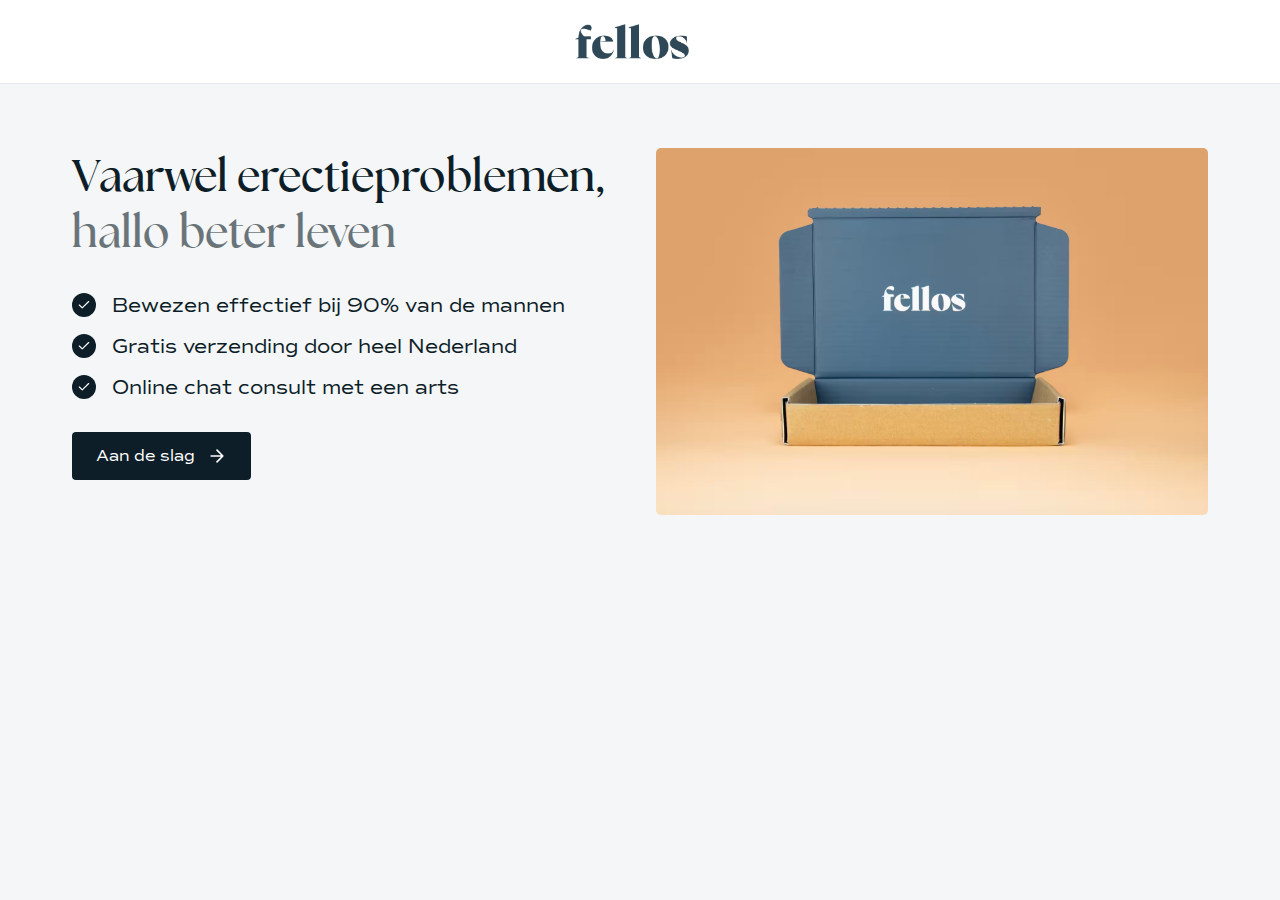
<file: quiz/ed/index.html>
<!DOCTYPE html>
<html lang="nl">
  <head>
    <meta charset="UTF-8" />
    <meta name="viewport" content="width=device-width, initial-scale=1.0" />
    <title>Fellos - Online zorg voor mannen</title>
    <link rel="icon" type="image/x-icon" href="../../assets/favicon.ico" />
    <link rel="stylesheet" href="styles.css" />
    <script
      id="Cookiebot"
      src="https://consent.cookiebot.com/uc.js"
      data-cbid="e0c3cd2a-23ed-4223-88dd-123957136708"
      type="text/javascript"
    ></script>
    <!-- Meta Pixel Code -->
    <script type="text/plain" data-cookieconsent="marketing">
      !(function (f, b, e, v, n, t, s) {
        if (f.fbq) return;
        n = f.fbq = function () {
          n.callMethod
            ? n.callMethod.apply(n, arguments)
            : n.queue.push(arguments);
        };
        if (!f._fbq) f._fbq = n;
        n.push = n;
        n.loaded = !0;
        n.version = "2.0";
        n.queue = [];
        t = b.createElement(e);
        t.async = !0;
        t.src = v;
        s = b.getElementsByTagName(e)[0];
        s.parentNode.insertBefore(t, s);
      })(
        window,
        document,
        "script",
        "https://connect.facebook.net/en_US/fbevents.js"
      );
      fbq("init", "1752688595497707");
      fbq("track", "PageView");
    </script>
    <noscript
      ><img
        height="1"
        width="1"
        style="display: none"
        src="https://www.facebook.com/tr?id=1752688595497707&ev=PageView&noscript=1"
    /></noscript>
    <!-- End Meta Pixel Code -->
    <!-- TikTok Pixel Code Start -->
    <script type="text/plain" data-cookieconsent="marketing">
      !function (w, d, t) {
        w.TiktokAnalyticsObject=t;var ttq=w[t]=w[t]||[];ttq.methods=["page","track","identify","instances","debug","on","off","once","ready","alias","group","enableCookie","disableCookie","holdConsent","revokeConsent","grantConsent"],ttq.setAndDefer=function(t,e){t[e]=function(){t.push([e].concat(Array.prototype.slice.call(arguments,0)))}};for(var i=0;i<ttq.methods.length;i++)ttq.setAndDefer(ttq,ttq.methods[i]);ttq.instance=function(t){for(
      var e=ttq._i[t]||[],n=0;n<ttq.methods.length;n++)ttq.setAndDefer(e,ttq.methods[n]);return e},ttq.load=function(e,n){var r="https://analytics.tiktok.com/i18n/pixel/events.js",o=n&&n.partner;ttq._i=ttq._i||{},ttq._i[e]=[],ttq._i[e]._u=r,ttq._t=ttq._t||{},ttq._t[e]=+new Date,ttq._o=ttq._o||{},ttq._o[e]=n||{};n=document.createElement("script")
      ;n.type="text/javascript",n.async=!0,n.src=r+"?sdkid="+e+"&lib="+t;e=document.getElementsByTagName("script")[0];e.parentNode.insertBefore(n,e)};


        ttq.load('CTG37NRC77U8NOT6LAC0');
        ttq.page();
      }(window, document, 'ttq');
    </script>
    <!-- TikTok Pixel Code End -->
  </head>
  <body>
    <header class="header">
      <div class="logo">
        <img
          src="../../assets/fellos-logo.png"
          alt="Fellos logo"
          width="40"
          height="40"
        />
      </div>
    </header>

    <div class="results-container">
      <div class="content-grid">
        <div>
          <div class="heading-group">
            <h1 class="heading-primary">Vaarwel erectieproblemen,</h1>
            <h2 class="heading-secondary">hallo beter leven</h2>
          </div>

          <div class="benefits-list">
            <div class="benefit-item">
              <span class="checkmark">
                <svg
                  viewBox="0 0 24 24"
                  fill="none"
                  stroke="currentColor"
                  stroke-width="2"
                >
                  <path
                    d="M20 6L9 17l-5-5"
                    stroke-linecap="round"
                    stroke-linejoin="round"
                  />
                </svg>
              </span>
              Bewezen effectief bij 90% van de mannen
            </div>
            <div class="benefit-item">
              <span class="checkmark">
                <svg
                  viewBox="0 0 24 24"
                  fill="none"
                  stroke="currentColor"
                  stroke-width="2"
                >
                  <path
                    d="M20 6L9 17l-5-5"
                    stroke-linecap="round"
                    stroke-linejoin="round"
                  />
                </svg>
              </span>
              Gratis verzending door heel Nederland
            </div>
            <div class="benefit-item">
              <span class="checkmark">
                <svg
                  viewBox="0 0 24 24"
                  fill="none"
                  stroke="currentColor"
                  stroke-width="2"
                >
                  <path
                    d="M20 6L9 17l-5-5"
                    stroke-linecap="round"
                    stroke-linejoin="round"
                  />
                </svg>
              </span>
              Online chat consult met een arts
            </div>
          </div>

          <div class="cta-group">
            <a href="q1.html" class="cta-button primary">
              Aan de slag
              <svg
                width="20"
                height="20"
                viewBox="0 0 24 24"
                fill="none"
                stroke="currentColor"
                stroke-width="2"
              >
                <path
                  d="M5 12h14M12 5l7 7-7 7"
                  stroke-linecap="round"
                  stroke-linejoin="round"
                />
              </svg>
            </a>
          </div>
        </div>

        <div class="hero">
          <img
            src="../../assets/verzenddoos.avif"
            alt="Fellos behandelpakket"
            width="600"
            height="400"
          />
        </div>
      </div>
    </div>
  </body>
</html>
</file>
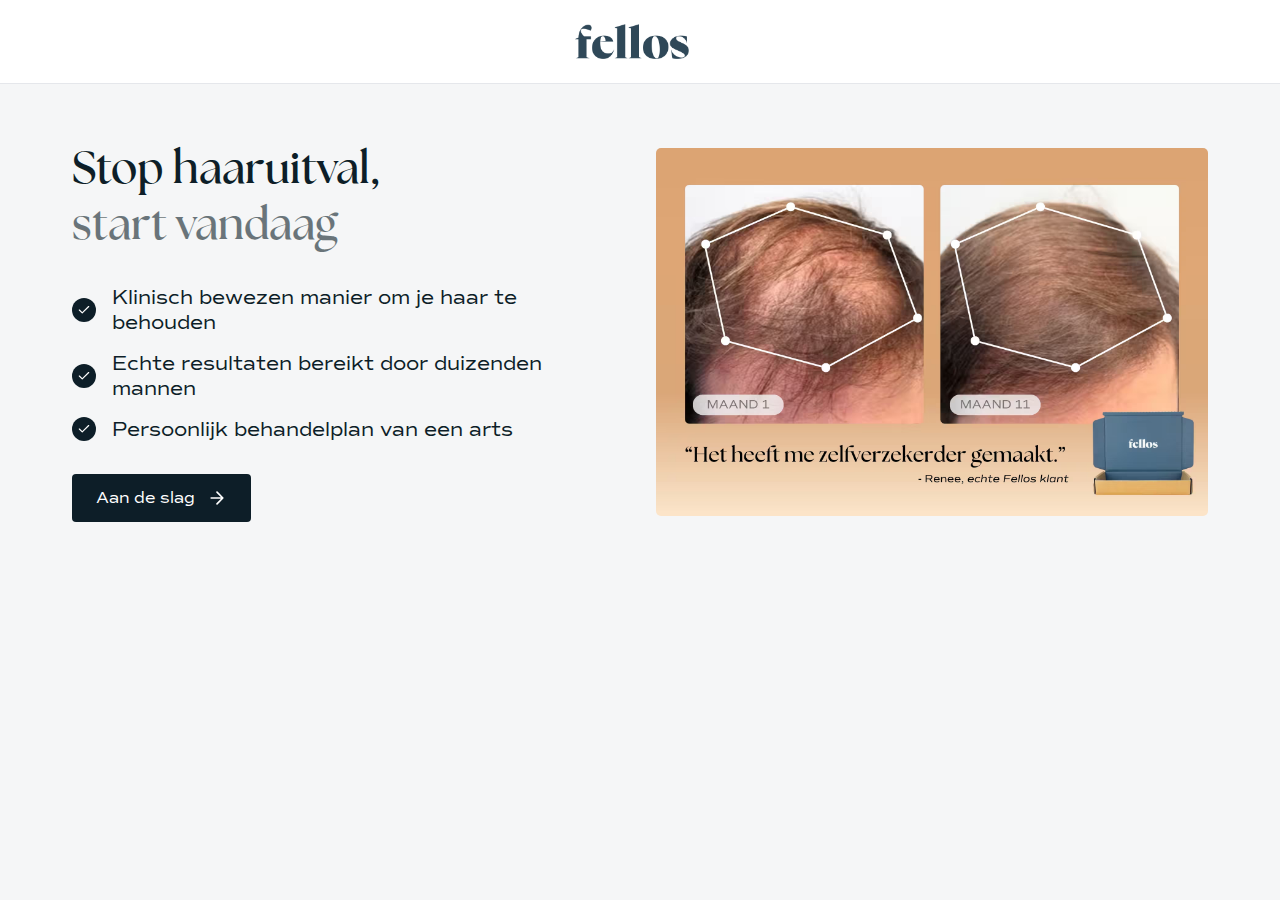
<file: quiz/hl/index.html>
<!DOCTYPE html>
<html lang="nl">
  <head>
    <meta charset="UTF-8" />
    <meta name="viewport" content="width=device-width, initial-scale=1.0" />
    <title>Fellos - Online zorg voor mannen</title>
    <link rel="icon" type="image/x-icon" href="../../assets/favicon.ico" />
    <link rel="stylesheet" href="styles.css" />
    <script
      id="Cookiebot"
      src="https://consent.cookiebot.com/uc.js"
      data-cbid="e0c3cd2a-23ed-4223-88dd-123957136708"
      type="text/javascript"
    ></script>
    <!-- Meta Pixel Code -->
    <script type="text/plain" data-cookieconsent="marketing">
      !(function (f, b, e, v, n, t, s) {
        if (f.fbq) return;
        n = f.fbq = function () {
          n.callMethod
            ? n.callMethod.apply(n, arguments)
            : n.queue.push(arguments);
        };
        if (!f._fbq) f._fbq = n;
        n.push = n;
        n.loaded = !0;
        n.version = "2.0";
        n.queue = [];
        t = b.createElement(e);
        t.async = !0;
        t.src = v;
        s = b.getElementsByTagName(e)[0];
        s.parentNode.insertBefore(t, s);
      })(
        window,
        document,
        "script",
        "https://connect.facebook.net/en_US/fbevents.js"
      );
      fbq("init", "1752688595497707");
      fbq("track", "PageView");
    </script>
    <noscript
      ><img
        height="1"
        width="1"
        style="display: none"
        src="https://www.facebook.com/tr?id=1752688595497707&ev=PageView&noscript=1"
    /></noscript>
    <!-- End Meta Pixel Code -->
    <!-- TikTok Pixel Code Start -->
    <script type="text/plain" data-cookieconsent="marketing">
      !function (w, d, t) {
        w.TiktokAnalyticsObject=t;var ttq=w[t]=w[t]||[];ttq.methods=["page","track","identify","instances","debug","on","off","once","ready","alias","group","enableCookie","disableCookie","holdConsent","revokeConsent","grantConsent"],ttq.setAndDefer=function(t,e){t[e]=function(){t.push([e].concat(Array.prototype.slice.call(arguments,0)))}};for(var i=0;i<ttq.methods.length;i++)ttq.setAndDefer(ttq,ttq.methods[i]);ttq.instance=function(t){for(
      var e=ttq._i[t]||[],n=0;n<ttq.methods.length;n++)ttq.setAndDefer(e,ttq.methods[n]);return e},ttq.load=function(e,n){var r="https://analytics.tiktok.com/i18n/pixel/events.js",o=n&&n.partner;ttq._i=ttq._i||{},ttq._i[e]=[],ttq._i[e]._u=r,ttq._t=ttq._t||{},ttq._t[e]=+new Date,ttq._o=ttq._o||{},ttq._o[e]=n||{};n=document.createElement("script")
      ;n.type="text/javascript",n.async=!0,n.src=r+"?sdkid="+e+"&lib="+t;e=document.getElementsByTagName("script")[0];e.parentNode.insertBefore(n,e)};


        ttq.load('CTG37NRC77U8NOT6LAC0');
        ttq.page();
      }(window, document, 'ttq');
    </script>
    <!-- TikTok Pixel Code End -->
  </head>
  <body>
    <header class="header">
      <div class="logo">
        <img
          src="../../assets/fellos-logo.png"
          alt="Fellos logo"
          width="40"
          height="40"
        />
      </div>
    </header>

    <div class="results-container">
      <div class="content-grid">
        <div>
          <div class="heading-group">
            <h1 class="heading-primary">Stop haaruitval,</h1>
            <h2 class="heading-secondary">start vandaag</h2>
          </div>

          <div class="benefits-list">
            <div class="benefit-item">
              <span class="checkmark">
                <svg
                  viewBox="0 0 24 24"
                  fill="none"
                  stroke="currentColor"
                  stroke-width="2"
                >
                  <path
                    d="M20 6L9 17l-5-5"
                    stroke-linecap="round"
                    stroke-linejoin="round"
                  />
                </svg>
              </span>
              Klinisch bewezen manier om je haar te behouden
            </div>
            <div class="benefit-item">
              <span class="checkmark">
                <svg
                  viewBox="0 0 24 24"
                  fill="none"
                  stroke="currentColor"
                  stroke-width="2"
                >
                  <path
                    d="M20 6L9 17l-5-5"
                    stroke-linecap="round"
                    stroke-linejoin="round"
                  />
                </svg>
              </span>
              Echte resultaten bereikt door duizenden mannen
            </div>
            <div class="benefit-item">
              <span class="checkmark">
                <svg
                  viewBox="0 0 24 24"
                  fill="none"
                  stroke="currentColor"
                  stroke-width="2"
                >
                  <path
                    d="M20 6L9 17l-5-5"
                    stroke-linecap="round"
                    stroke-linejoin="round"
                  />
                </svg>
              </span>
              Persoonlijk behandelplan van een arts
            </div>
          </div>

          <div class="cta-group">
            <a href="q1.html" class="cta-button primary">
              Aan de slag
              <svg
                width="20"
                height="20"
                viewBox="0 0 24 24"
                fill="none"
                stroke="currentColor"
                stroke-width="2"
              >
                <path
                  d="M5 12h14M12 5l7 7-7 7"
                  stroke-linecap="round"
                  stroke-linejoin="round"
                />
              </svg>
            </a>
          </div>
        </div>

        <div class="hero">
          <img
            src="../../assets/haarverlies.avif"
            alt="Fellos resultaten"
            width="600"
            height="400"
          />
        </div>
      </div>
    </div>
  </body>
</html>
</file>
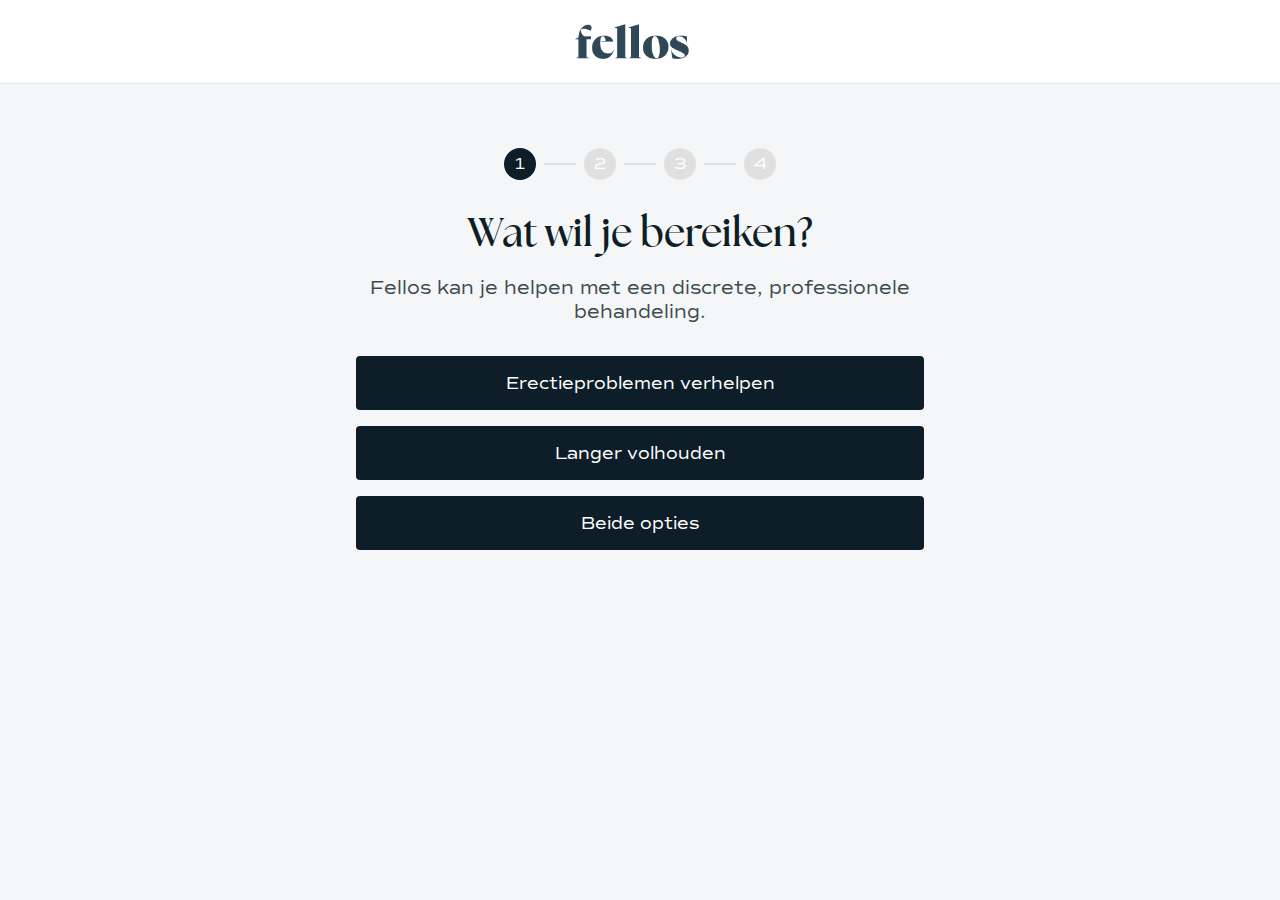
<file: quiz/ed/q1.html>
<!DOCTYPE html>
<html lang="nl">
  <head>
    <meta charset="UTF-8" />
    <meta name="viewport" content="width=device-width, initial-scale=1.0" />
    <title>Fellos - Online zorg voor mannen</title>
    <link rel="icon" type="image/x-icon" href="../../assets/favicon.ico" />
    <link rel="stylesheet" href="styles.css" />
    <script
      id="Cookiebot"
      src="https://consent.cookiebot.com/uc.js"
      data-cbid="e0c3cd2a-23ed-4223-88dd-123957136708"
      type="text/javascript"
    ></script>
    <!-- Meta Pixel Code -->
    <script type="text/plain" data-cookieconsent="marketing">
      !(function (f, b, e, v, n, t, s) {
        if (f.fbq) return;
        n = f.fbq = function () {
          n.callMethod
            ? n.callMethod.apply(n, arguments)
            : n.queue.push(arguments);
        };
        if (!f._fbq) f._fbq = n;
        n.push = n;
        n.loaded = !0;
        n.version = "2.0";
        n.queue = [];
        t = b.createElement(e);
        t.async = !0;
        t.src = v;
        s = b.getElementsByTagName(e)[0];
        s.parentNode.insertBefore(t, s);
      })(
        window,
        document,
        "script",
        "https://connect.facebook.net/en_US/fbevents.js"
      );
      fbq("init", "1752688595497707");
      fbq("track", "PageView");
    </script>
    <noscript
      ><img
        height="1"
        width="1"
        style="display: none"
        src="https://www.facebook.com/tr?id=1752688595497707&ev=PageView&noscript=1"
    /></noscript>
    <!-- End Meta Pixel Code -->
    <!-- TikTok Pixel Code Start -->
    <script type="text/plain" data-cookieconsent="marketing">
      !function (w, d, t) {
        w.TiktokAnalyticsObject=t;var ttq=w[t]=w[t]||[];ttq.methods=["page","track","identify","instances","debug","on","off","once","ready","alias","group","enableCookie","disableCookie","holdConsent","revokeConsent","grantConsent"],ttq.setAndDefer=function(t,e){t[e]=function(){t.push([e].concat(Array.prototype.slice.call(arguments,0)))}};for(var i=0;i<ttq.methods.length;i++)ttq.setAndDefer(ttq,ttq.methods[i]);ttq.instance=function(t){for(
      var e=ttq._i[t]||[],n=0;n<ttq.methods.length;n++)ttq.setAndDefer(e,ttq.methods[n]);return e},ttq.load=function(e,n){var r="https://analytics.tiktok.com/i18n/pixel/events.js",o=n&&n.partner;ttq._i=ttq._i||{},ttq._i[e]=[],ttq._i[e]._u=r,ttq._t=ttq._t||{},ttq._t[e]=+new Date,ttq._o=ttq._o||{},ttq._o[e]=n||{};n=document.createElement("script")
      ;n.type="text/javascript",n.async=!0,n.src=r+"?sdkid="+e+"&lib="+t;e=document.getElementsByTagName("script")[0];e.parentNode.insertBefore(n,e)};


        ttq.load('CTG37NRC77U8NOT6LAC0');
        ttq.page();
      }(window, document, 'ttq');
    </script>
    <!-- TikTok Pixel Code End -->
  </head>
  <body>
    <header class="header">
      <div class="logo">
        <img
          src="../../assets/fellos-logo.png"
          alt="Fellos logo"
          width="40"
          height="40"
        />
      </div>
    </header>

    <main class="container">
      <div class="progress">
        <div class="progress-step active">1</div>
        <div class="progress-line"></div>
        <div class="progress-step">2</div>
        <div class="progress-line"></div>
        <div class="progress-step">3</div>
        <div class="progress-line"></div>
        <div class="progress-step">4</div>
      </div>

      <h1>Wat wil je bereiken?</h1>
      <p class="subtitle">
        Fellos kan je helpen met een discrete, professionele behandeling.
      </p>

      <div class="button-group">
        <a href="q2.html" class="button">Erectieproblemen verhelpen</a>
        <a href="q2.html" class="button">Langer volhouden</a>
        <a href="q2.html" class="button">Beide opties</a>
      </div>
    </main>
  </body>
</html>
</file>
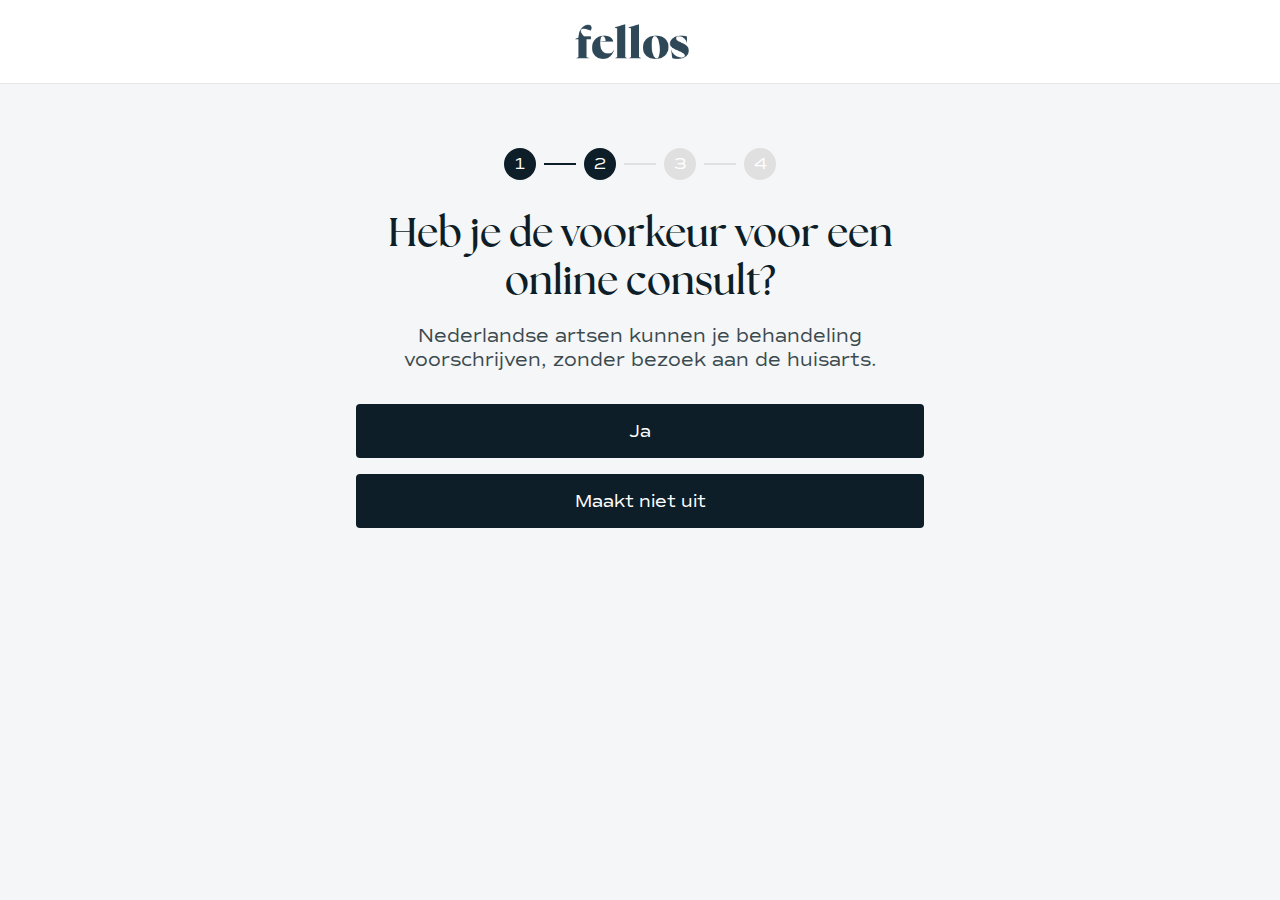
<file: quiz/ed/q2.html>
<!DOCTYPE html>
<html lang="nl">
  <head>
    <meta charset="UTF-8" />
    <meta name="viewport" content="width=device-width, initial-scale=1.0" />
    <title>Fellos - Online zorg voor mannen</title>
    <link rel="icon" type="image/x-icon" href="../../assets/favicon.ico" />
    <link rel="stylesheet" href="styles.css" />
    <script
      id="Cookiebot"
      src="https://consent.cookiebot.com/uc.js"
      data-cbid="e0c3cd2a-23ed-4223-88dd-123957136708"
      type="text/javascript"
    ></script>
    <!-- Meta Pixel Code -->
    <script type="text/plain" data-cookieconsent="marketing">
      !(function (f, b, e, v, n, t, s) {
        if (f.fbq) return;
        n = f.fbq = function () {
          n.callMethod
            ? n.callMethod.apply(n, arguments)
            : n.queue.push(arguments);
        };
        if (!f._fbq) f._fbq = n;
        n.push = n;
        n.loaded = !0;
        n.version = "2.0";
        n.queue = [];
        t = b.createElement(e);
        t.async = !0;
        t.src = v;
        s = b.getElementsByTagName(e)[0];
        s.parentNode.insertBefore(t, s);
      })(
        window,
        document,
        "script",
        "https://connect.facebook.net/en_US/fbevents.js"
      );
      fbq("init", "1752688595497707");
      fbq("track", "PageView");
    </script>
    <noscript
      ><img
        height="1"
        width="1"
        style="display: none"
        src="https://www.facebook.com/tr?id=1752688595497707&ev=PageView&noscript=1"
    /></noscript>
    <!-- End Meta Pixel Code -->
    <!-- TikTok Pixel Code Start -->
    <script type="text/plain" data-cookieconsent="marketing">
      !function (w, d, t) {
        w.TiktokAnalyticsObject=t;var ttq=w[t]=w[t]||[];ttq.methods=["page","track","identify","instances","debug","on","off","once","ready","alias","group","enableCookie","disableCookie","holdConsent","revokeConsent","grantConsent"],ttq.setAndDefer=function(t,e){t[e]=function(){t.push([e].concat(Array.prototype.slice.call(arguments,0)))}};for(var i=0;i<ttq.methods.length;i++)ttq.setAndDefer(ttq,ttq.methods[i]);ttq.instance=function(t){for(
      var e=ttq._i[t]||[],n=0;n<ttq.methods.length;n++)ttq.setAndDefer(e,ttq.methods[n]);return e},ttq.load=function(e,n){var r="https://analytics.tiktok.com/i18n/pixel/events.js",o=n&&n.partner;ttq._i=ttq._i||{},ttq._i[e]=[],ttq._i[e]._u=r,ttq._t=ttq._t||{},ttq._t[e]=+new Date,ttq._o=ttq._o||{},ttq._o[e]=n||{};n=document.createElement("script")
      ;n.type="text/javascript",n.async=!0,n.src=r+"?sdkid="+e+"&lib="+t;e=document.getElementsByTagName("script")[0];e.parentNode.insertBefore(n,e)};


        ttq.load('CTG37NRC77U8NOT6LAC0');
        ttq.page();
      }(window, document, 'ttq');
    </script>
    <!-- TikTok Pixel Code End -->
  </head>
  <body>
    <header class="header">
      <div class="logo">
        <img
          src="../../assets/fellos-logo.png"
          alt="Fellos logo"
          width="40"
          height="40"
        />
      </div>
    </header>

    <main class="container">
      <div class="progress">
        <div class="progress-step completed">1</div>
        <div class="progress-line completed"></div>
        <div class="progress-step active">2</div>
        <div class="progress-line"></div>
        <div class="progress-step">3</div>
        <div class="progress-line"></div>
        <div class="progress-step">4</div>
      </div>

      <h1>Heb je de voorkeur voor een online consult?</h1>
      <p class="subtitle">
        Nederlandse artsen kunnen je behandeling voorschrijven, zonder bezoek
        aan de huisarts.
      </p>

      <div class="button-group">
        <a href="q3.html" class="button">Ja</a>
        <a href="q3.html" class="button">Maakt niet uit</a>
      </div>
    </main>
  </body>
</html>
</file>
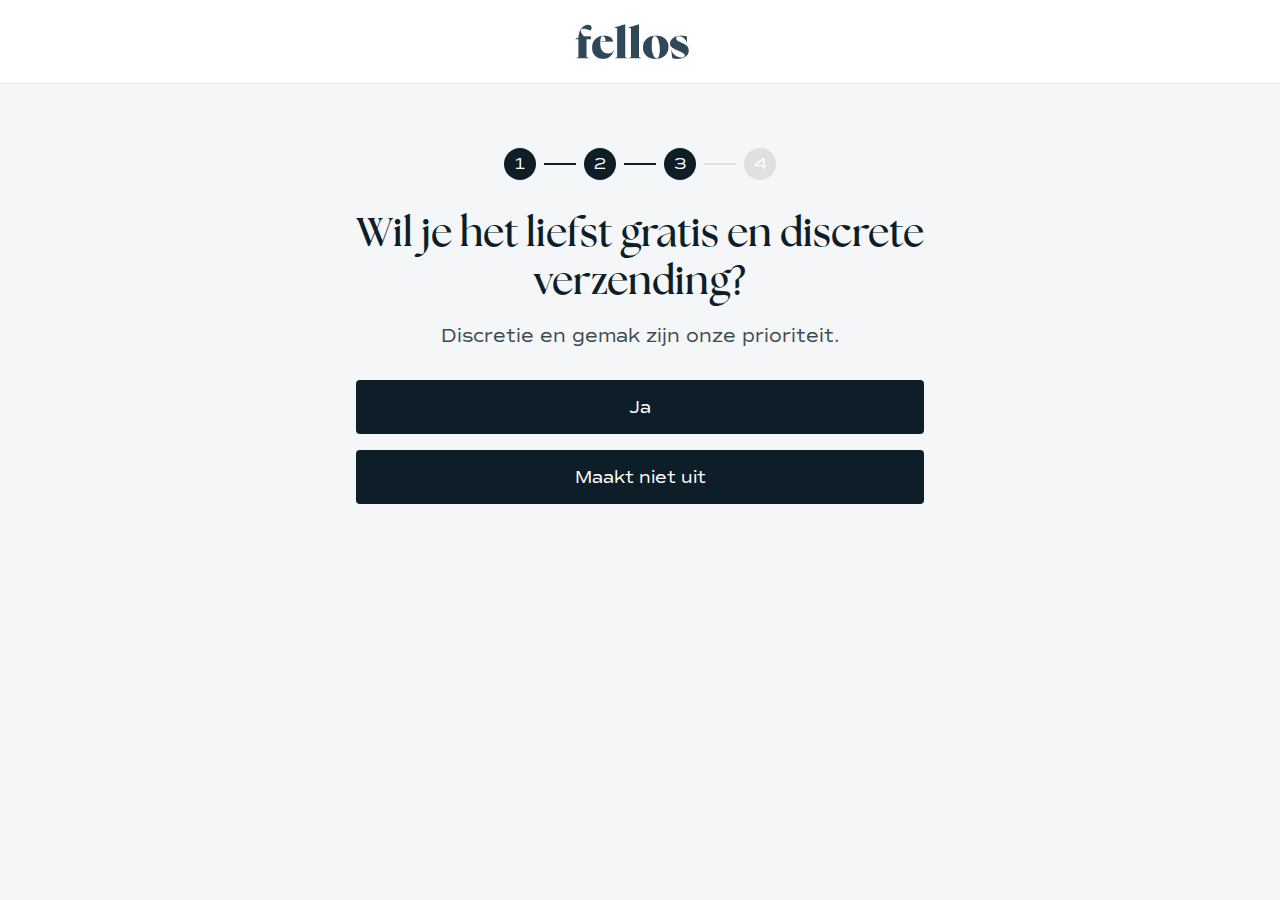
<file: quiz/ed/q3.html>
<!DOCTYPE html>
<html lang="nl">
  <head>
    <meta charset="UTF-8" />
    <meta name="viewport" content="width=device-width, initial-scale=1.0" />
    <title>Fellos - Online zorg voor mannen</title>
    <link rel="icon" type="image/x-icon" href="../../assets/favicon.ico" />
    <link rel="stylesheet" href="styles.css" />
    <script
      id="Cookiebot"
      src="https://consent.cookiebot.com/uc.js"
      data-cbid="e0c3cd2a-23ed-4223-88dd-123957136708"
      type="text/javascript"
    ></script>
    <!-- Meta Pixel Code -->
    <script type="text/plain" data-cookieconsent="marketing">
      !(function (f, b, e, v, n, t, s) {
        if (f.fbq) return;
        n = f.fbq = function () {
          n.callMethod
            ? n.callMethod.apply(n, arguments)
            : n.queue.push(arguments);
        };
        if (!f._fbq) f._fbq = n;
        n.push = n;
        n.loaded = !0;
        n.version = "2.0";
        n.queue = [];
        t = b.createElement(e);
        t.async = !0;
        t.src = v;
        s = b.getElementsByTagName(e)[0];
        s.parentNode.insertBefore(t, s);
      })(
        window,
        document,
        "script",
        "https://connect.facebook.net/en_US/fbevents.js"
      );
      fbq("init", "1752688595497707");
      fbq("track", "PageView");
    </script>
    <noscript
      ><img
        height="1"
        width="1"
        style="display: none"
        src="https://www.facebook.com/tr?id=1752688595497707&ev=PageView&noscript=1"
    /></noscript>
    <!-- End Meta Pixel Code -->
    <!-- TikTok Pixel Code Start -->
    <script type="text/plain" data-cookieconsent="marketing">
      !function (w, d, t) {
        w.TiktokAnalyticsObject=t;var ttq=w[t]=w[t]||[];ttq.methods=["page","track","identify","instances","debug","on","off","once","ready","alias","group","enableCookie","disableCookie","holdConsent","revokeConsent","grantConsent"],ttq.setAndDefer=function(t,e){t[e]=function(){t.push([e].concat(Array.prototype.slice.call(arguments,0)))}};for(var i=0;i<ttq.methods.length;i++)ttq.setAndDefer(ttq,ttq.methods[i]);ttq.instance=function(t){for(
      var e=ttq._i[t]||[],n=0;n<ttq.methods.length;n++)ttq.setAndDefer(e,ttq.methods[n]);return e},ttq.load=function(e,n){var r="https://analytics.tiktok.com/i18n/pixel/events.js",o=n&&n.partner;ttq._i=ttq._i||{},ttq._i[e]=[],ttq._i[e]._u=r,ttq._t=ttq._t||{},ttq._t[e]=+new Date,ttq._o=ttq._o||{},ttq._o[e]=n||{};n=document.createElement("script")
      ;n.type="text/javascript",n.async=!0,n.src=r+"?sdkid="+e+"&lib="+t;e=document.getElementsByTagName("script")[0];e.parentNode.insertBefore(n,e)};


        ttq.load('CTG37NRC77U8NOT6LAC0');
        ttq.page();
      }(window, document, 'ttq');
    </script>
    <!-- TikTok Pixel Code End -->
  </head>
  <body>
    <header class="header">
      <div class="logo">
        <img
          src="../../assets/fellos-logo.png"
          alt="Fellos logo"
          width="40"
          height="40"
        />
      </div>
    </header>

    <main class="container">
      <div class="progress">
        <div class="progress-step completed">1</div>
        <div class="progress-line completed"></div>
        <div class="progress-step completed">2</div>
        <div class="progress-line completed"></div>
        <div class="progress-step active">3</div>
        <div class="progress-line"></div>
        <div class="progress-step">4</div>
      </div>

      <h1>Wil je het liefst gratis en discrete verzending?</h1>
      <p class="subtitle">Discretie en gemak zijn onze prioriteit.</p>

      <div class="button-group">
        <a href="q4.html" class="button">Ja</a>
        <a href="q4.html" class="button">Maakt niet uit</a>
      </div>
    </main>
  </body>
</html>
</file>
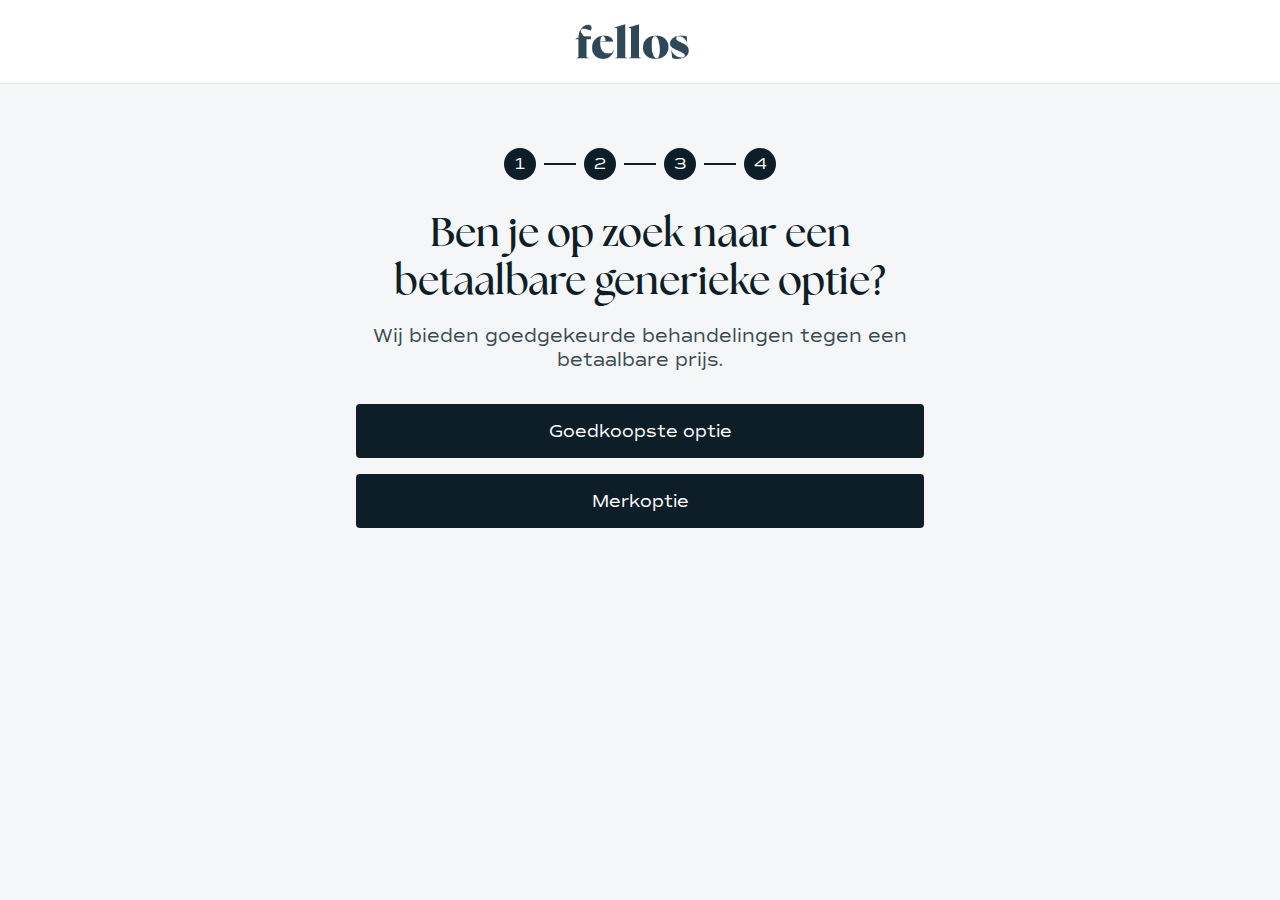
<file: quiz/ed/q4.html>
<!DOCTYPE html>
<html lang="nl">
  <head>
    <meta charset="UTF-8" />
    <meta name="viewport" content="width=device-width, initial-scale=1.0" />
    <title>Fellos - Online zorg voor mannen</title>
    <link rel="icon" type="image/x-icon" href="../../assets/favicon.ico" />
    <link rel="stylesheet" href="styles.css" />
    <script
      id="Cookiebot"
      src="https://consent.cookiebot.com/uc.js"
      data-cbid="e0c3cd2a-23ed-4223-88dd-123957136708"
      type="text/javascript"
    ></script>
    <!-- Meta Pixel Code -->
    <script type="text/plain" data-cookieconsent="marketing">
      !(function (f, b, e, v, n, t, s) {
        if (f.fbq) return;
        n = f.fbq = function () {
          n.callMethod
            ? n.callMethod.apply(n, arguments)
            : n.queue.push(arguments);
        };
        if (!f._fbq) f._fbq = n;
        n.push = n;
        n.loaded = !0;
        n.version = "2.0";
        n.queue = [];
        t = b.createElement(e);
        t.async = !0;
        t.src = v;
        s = b.getElementsByTagName(e)[0];
        s.parentNode.insertBefore(t, s);
      })(
        window,
        document,
        "script",
        "https://connect.facebook.net/en_US/fbevents.js"
      );
      fbq("init", "1752688595497707");
      fbq("track", "PageView");
    </script>
    <noscript
      ><img
        height="1"
        width="1"
        style="display: none"
        src="https://www.facebook.com/tr?id=1752688595497707&ev=PageView&noscript=1"
    /></noscript>
    <!-- End Meta Pixel Code -->
    <!-- TikTok Pixel Code Start -->
    <script type="text/plain" data-cookieconsent="marketing">
      !function (w, d, t) {
        w.TiktokAnalyticsObject=t;var ttq=w[t]=w[t]||[];ttq.methods=["page","track","identify","instances","debug","on","off","once","ready","alias","group","enableCookie","disableCookie","holdConsent","revokeConsent","grantConsent"],ttq.setAndDefer=function(t,e){t[e]=function(){t.push([e].concat(Array.prototype.slice.call(arguments,0)))}};for(var i=0;i<ttq.methods.length;i++)ttq.setAndDefer(ttq,ttq.methods[i]);ttq.instance=function(t){for(
      var e=ttq._i[t]||[],n=0;n<ttq.methods.length;n++)ttq.setAndDefer(e,ttq.methods[n]);return e},ttq.load=function(e,n){var r="https://analytics.tiktok.com/i18n/pixel/events.js",o=n&&n.partner;ttq._i=ttq._i||{},ttq._i[e]=[],ttq._i[e]._u=r,ttq._t=ttq._t||{},ttq._t[e]=+new Date,ttq._o=ttq._o||{},ttq._o[e]=n||{};n=document.createElement("script")
      ;n.type="text/javascript",n.async=!0,n.src=r+"?sdkid="+e+"&lib="+t;e=document.getElementsByTagName("script")[0];e.parentNode.insertBefore(n,e)};


        ttq.load('CTG37NRC77U8NOT6LAC0');
        ttq.page();
      }(window, document, 'ttq');
    </script>
    <!-- TikTok Pixel Code End -->
  </head>
  <body>
    <header class="header">
      <div class="logo">
        <img
          src="../../assets/fellos-logo.png"
          alt="Fellos logo"
          width="40"
          height="40"
        />
      </div>
    </header>

    <main class="container">
      <div class="progress">
        <div class="progress-step completed">1</div>
        <div class="progress-line completed"></div>
        <div class="progress-step completed">2</div>
        <div class="progress-line completed"></div>
        <div class="progress-step completed">3</div>
        <div class="progress-line completed"></div>
        <div class="progress-step active">4</div>
      </div>

      <h1>Ben je op zoek naar een betaalbare generieke optie?</h1>
      <p class="subtitle">
        Wij bieden goedgekeurde behandelingen tegen een betaalbare prijs.
      </p>

      <div class="button-group">
        <a href="results.html" class="button">Goedkoopste optie</a>
        <a href="results.html" class="button">Merkoptie</a>
      </div>
    </main>
  </body>
</html>
</file>
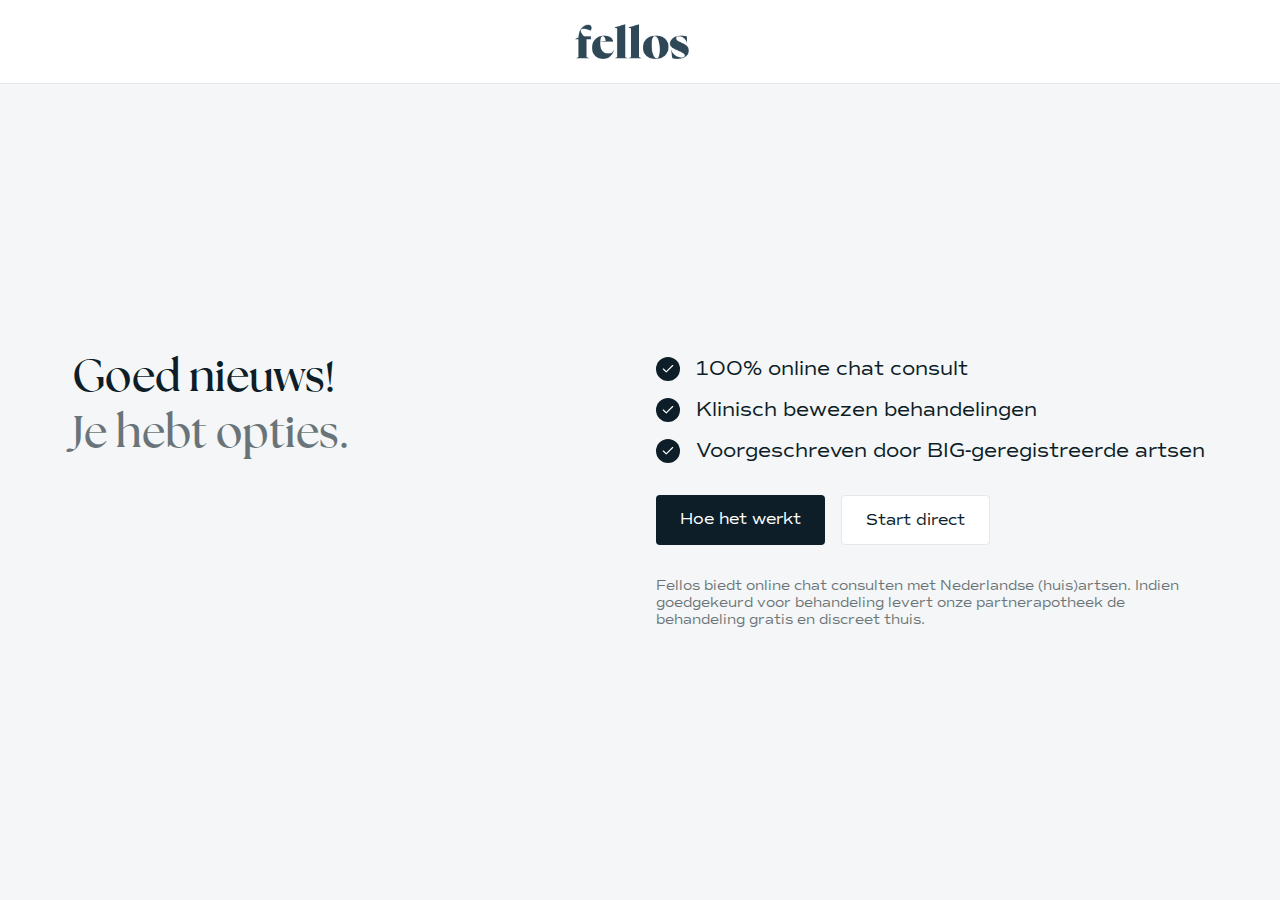
<file: quiz/ed/results.html>
<!DOCTYPE html>
<html lang="nl">
  <head>
    <meta charset="UTF-8" />
    <meta name="viewport" content="width=device-width, initial-scale=1.0" />
    <title>Fellos - Online zorg voor mannen</title>
    <link rel="icon" type="image/x-icon" href="../../assets/favicon.ico" />
    <link rel="stylesheet" href="styles.css" />
    <script
      id="Cookiebot"
      src="https://consent.cookiebot.com/uc.js"
      data-cbid="e0c3cd2a-23ed-4223-88dd-123957136708"
      type="text/javascript"
    ></script>
    <!-- Meta Pixel Code -->
    <script type="text/plain" data-cookieconsent="marketing">
      !(function (f, b, e, v, n, t, s) {
        if (f.fbq) return;
        n = f.fbq = function () {
          n.callMethod
            ? n.callMethod.apply(n, arguments)
            : n.queue.push(arguments);
        };
        if (!f._fbq) f._fbq = n;
        n.push = n;
        n.loaded = !0;
        n.version = "2.0";
        n.queue = [];
        t = b.createElement(e);
        t.async = !0;
        t.src = v;
        s = b.getElementsByTagName(e)[0];
        s.parentNode.insertBefore(t, s);
      })(
        window,
        document,
        "script",
        "https://connect.facebook.net/en_US/fbevents.js"
      );
      fbq("init", "1752688595497707");
      fbq("track", "PageView");
    </script>
    <noscript
      ><img
        height="1"
        width="1"
        style="display: none"
        src="https://www.facebook.com/tr?id=1752688595497707&ev=PageView&noscript=1"
    /></noscript>
    <!-- End Meta Pixel Code -->
    <!-- TikTok Pixel Code Start -->
    <script type="text/plain" data-cookieconsent="marketing">
      !function (w, d, t) {
        w.TiktokAnalyticsObject=t;var ttq=w[t]=w[t]||[];ttq.methods=["page","track","identify","instances","debug","on","off","once","ready","alias","group","enableCookie","disableCookie","holdConsent","revokeConsent","grantConsent"],ttq.setAndDefer=function(t,e){t[e]=function(){t.push([e].concat(Array.prototype.slice.call(arguments,0)))}};for(var i=0;i<ttq.methods.length;i++)ttq.setAndDefer(ttq,ttq.methods[i]);ttq.instance=function(t){for(
      var e=ttq._i[t]||[],n=0;n<ttq.methods.length;n++)ttq.setAndDefer(e,ttq.methods[n]);return e},ttq.load=function(e,n){var r="https://analytics.tiktok.com/i18n/pixel/events.js",o=n&&n.partner;ttq._i=ttq._i||{},ttq._i[e]=[],ttq._i[e]._u=r,ttq._t=ttq._t||{},ttq._t[e]=+new Date,ttq._o=ttq._o||{},ttq._o[e]=n||{};n=document.createElement("script")
      ;n.type="text/javascript",n.async=!0,n.src=r+"?sdkid="+e+"&lib="+t;e=document.getElementsByTagName("script")[0];e.parentNode.insertBefore(n,e)};


        ttq.load('CTG37NRC77U8NOT6LAC0');
        ttq.page();
      }(window, document, 'ttq');
    </script>
    <!-- TikTok Pixel Code End -->
  </head>
  <body>
    <header class="header">
      <div class="logo">
        <img
          src="../../assets/fellos-logo.png"
          alt="Fellos logo"
          width="40"
          height="40"
        />
      </div>
    </header>

    <main class="container results-container">
      <div class="results-grid">
        <div class="heading-group">
          <h1 class="heading-primary">Goed nieuws!</h1>
          <h2 class="heading-secondary">Je hebt opties.</h2>
        </div>

        <div class="content-right">
          <div class="benefits-list">
            <div class="benefit-item">
              <span class="checkmark">
                <svg
                  viewBox="0 0 24 24"
                  fill="none"
                  stroke="currentColor"
                  stroke-width="2"
                >
                  <path
                    d="M20 6L9 17l-5-5"
                    stroke-linecap="round"
                    stroke-linejoin="round"
                  />
                </svg>
              </span>
              <span>100% online chat consult</span>
            </div>
            <div class="benefit-item">
              <span class="checkmark">
                <svg
                  viewBox="0 0 24 24"
                  fill="none"
                  stroke="currentColor"
                  stroke-width="2"
                >
                  <path
                    d="M20 6L9 17l-5-5"
                    stroke-linecap="round"
                    stroke-linejoin="round"
                  />
                </svg>
              </span>
              <span>Klinisch bewezen behandelingen</span>
            </div>
            <div class="benefit-item">
              <span class="checkmark">
                <svg
                  viewBox="0 0 24 24"
                  fill="none"
                  stroke="currentColor"
                  stroke-width="2"
                >
                  <path
                    d="M20 6L9 17l-5-5"
                    stroke-linecap="round"
                    stroke-linejoin="round"
                  />
                </svg>
              </span>
              <span>Voorgeschreven door BIG-geregistreerde artsen</span>
            </div>
          </div>

          <div class="cta-group">
            <a
              href="https://www.fellos.nl/hoe-het-werkt?utm_source=fellos-eu&utm_medium=social&utm_campaign=quiz_ed"
              class="cta-button primary"
              data-button-type="how_it_works"
              >Hoe het werkt</a
            >
            <a
              href="https://www.fellos.nl/auth/signup?q=erectiestoornis&qid=1&utm_source=fellos-eu&utm_medium=social&utm_campaign=quiz_ed"
              class="cta-button secondary"
              data-button-type="start_now"
              >Start direct</a
            >
          </div>
          <script>
            document.querySelectorAll(".cta-button").forEach((button) => {
              button.addEventListener("click", function (e) {
                // Prevent immediate redirect
                e.preventDefault();

                // Get the href value
                const destination = this.href;

                // Send tracking event to Meta
                fbq("trackCustom", "QuizCompleteRedirect", {
                  from_domain: window.location.hostname,
                  to_domain: "fellos.nl",
                  button_type: this.dataset.buttonType,
                });

                // Send tracking event to Tiktok
                ttq.track("QuizCompleteRedirect", {
                  contents: [
                    {
                      content_name: this.dataset.buttonType,
                      description: `From ${window.location.hostname} to fellos.nl`,
                    },
                  ],
                });

                // Send button click event to Tiktok
                ttq.track("ClickButton", {
                  contents: [
                    {
                      content_name: this.dataset.buttonType,
                      description: `From ${window.location.hostname} to fellos.nl`,
                    },
                  ],
                });

                // Small delay then redirect
                setTimeout(function () {
                  window.location.href = destination;
                }, 300);
              });
            });
          </script>

          <p class="disclaimer">
            Fellos biedt online chat consulten met Nederlandse (huis)artsen.
            Indien goedgekeurd voor behandeling levert onze partnerapotheek de
            behandeling gratis en discreet thuis.
          </p>
        </div>
      </div>
    </main>
  </body>
</html>
</file>
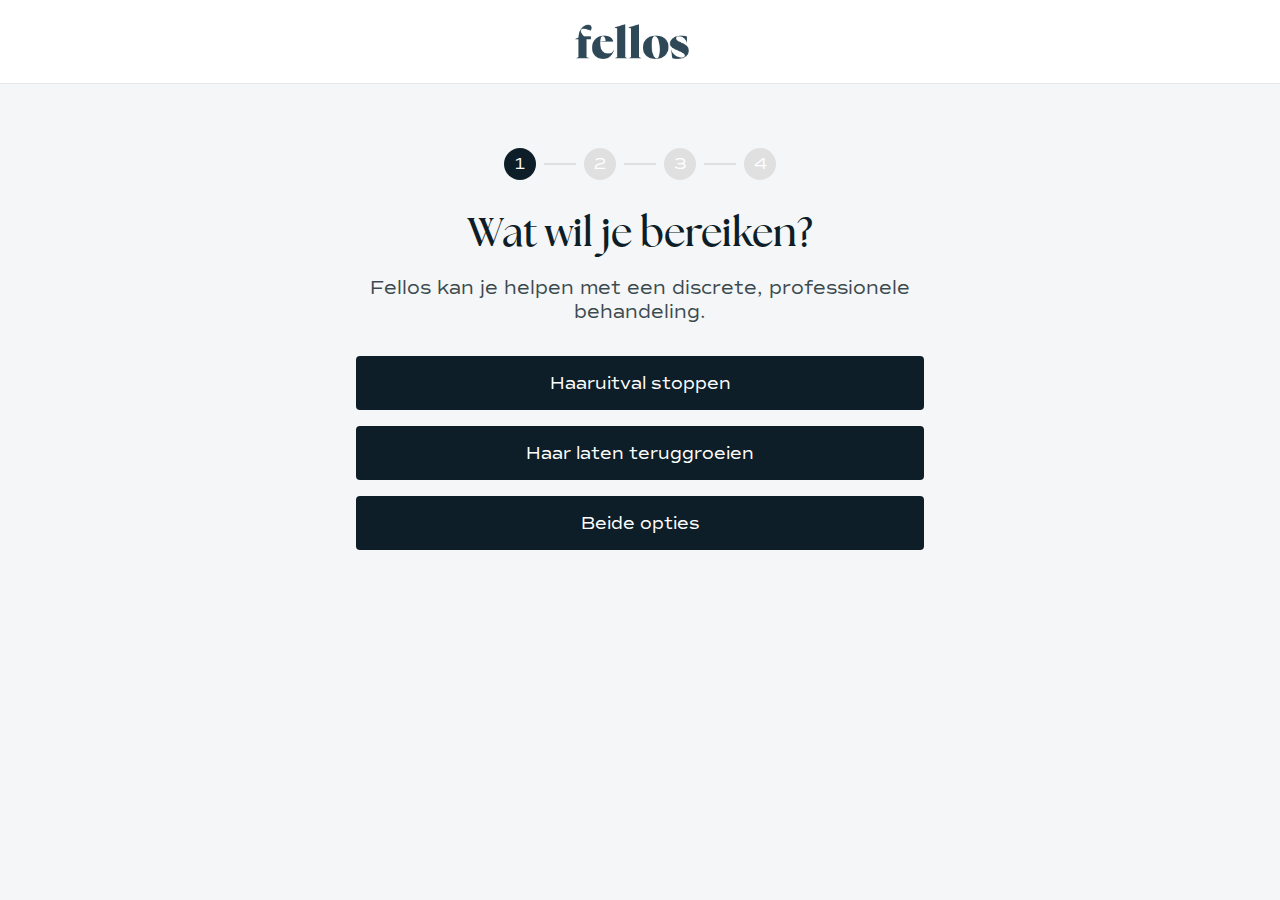
<file: quiz/hl/q1.html>
<!DOCTYPE html>
<html lang="nl">
  <head>
    <meta charset="UTF-8" />
    <meta name="viewport" content="width=device-width, initial-scale=1.0" />
    <title>Fellos - Online zorg voor mannen</title>
    <link rel="icon" type="image/x-icon" href="../../assets/favicon.ico" />
    <link rel="stylesheet" href="styles.css" />
    <script
      id="Cookiebot"
      src="https://consent.cookiebot.com/uc.js"
      data-cbid="e0c3cd2a-23ed-4223-88dd-123957136708"
      type="text/javascript"
    ></script>
    <!-- Meta Pixel Code -->
    <script type="text/plain" data-cookieconsent="marketing">
      !(function (f, b, e, v, n, t, s) {
        if (f.fbq) return;
        n = f.fbq = function () {
          n.callMethod
            ? n.callMethod.apply(n, arguments)
            : n.queue.push(arguments);
        };
        if (!f._fbq) f._fbq = n;
        n.push = n;
        n.loaded = !0;
        n.version = "2.0";
        n.queue = [];
        t = b.createElement(e);
        t.async = !0;
        t.src = v;
        s = b.getElementsByTagName(e)[0];
        s.parentNode.insertBefore(t, s);
      })(
        window,
        document,
        "script",
        "https://connect.facebook.net/en_US/fbevents.js"
      );
      fbq("init", "1752688595497707");
      fbq("track", "PageView");
    </script>
    <noscript
      ><img
        height="1"
        width="1"
        style="display: none"
        src="https://www.facebook.com/tr?id=1752688595497707&ev=PageView&noscript=1"
    /></noscript>
    <!-- End Meta Pixel Code -->
    <!-- TikTok Pixel Code Start -->
    <script type="text/plain" data-cookieconsent="marketing">
      !function (w, d, t) {
        w.TiktokAnalyticsObject=t;var ttq=w[t]=w[t]||[];ttq.methods=["page","track","identify","instances","debug","on","off","once","ready","alias","group","enableCookie","disableCookie","holdConsent","revokeConsent","grantConsent"],ttq.setAndDefer=function(t,e){t[e]=function(){t.push([e].concat(Array.prototype.slice.call(arguments,0)))}};for(var i=0;i<ttq.methods.length;i++)ttq.setAndDefer(ttq,ttq.methods[i]);ttq.instance=function(t){for(
      var e=ttq._i[t]||[],n=0;n<ttq.methods.length;n++)ttq.setAndDefer(e,ttq.methods[n]);return e},ttq.load=function(e,n){var r="https://analytics.tiktok.com/i18n/pixel/events.js",o=n&&n.partner;ttq._i=ttq._i||{},ttq._i[e]=[],ttq._i[e]._u=r,ttq._t=ttq._t||{},ttq._t[e]=+new Date,ttq._o=ttq._o||{},ttq._o[e]=n||{};n=document.createElement("script")
      ;n.type="text/javascript",n.async=!0,n.src=r+"?sdkid="+e+"&lib="+t;e=document.getElementsByTagName("script")[0];e.parentNode.insertBefore(n,e)};


        ttq.load('CTG37NRC77U8NOT6LAC0');
        ttq.page();
      }(window, document, 'ttq');
    </script>
    <!-- TikTok Pixel Code End -->
  </head>
  <body>
    <header class="header">
      <div class="logo">
        <img
          src="../../assets/fellos-logo.png"
          alt="Fellos logo"
          width="40"
          height="40"
        />
      </div>
    </header>

    <main class="container">
      <div class="progress">
        <div class="progress-step active">1</div>
        <div class="progress-line"></div>
        <div class="progress-step">2</div>
        <div class="progress-line"></div>
        <div class="progress-step">3</div>
        <div class="progress-line"></div>
        <div class="progress-step">4</div>
      </div>

      <h1>Wat wil je bereiken?</h1>
      <p class="subtitle">
        Fellos kan je helpen met een discrete, professionele behandeling.
      </p>

      <div class="button-group">
        <a href="q2.html" class="button">Haaruitval stoppen</a>
        <a href="q2.html" class="button">Haar laten teruggroeien</a>
        <a href="q2.html" class="button">Beide opties</a>
      </div>
    </main>
  </body>
</html>
</file>
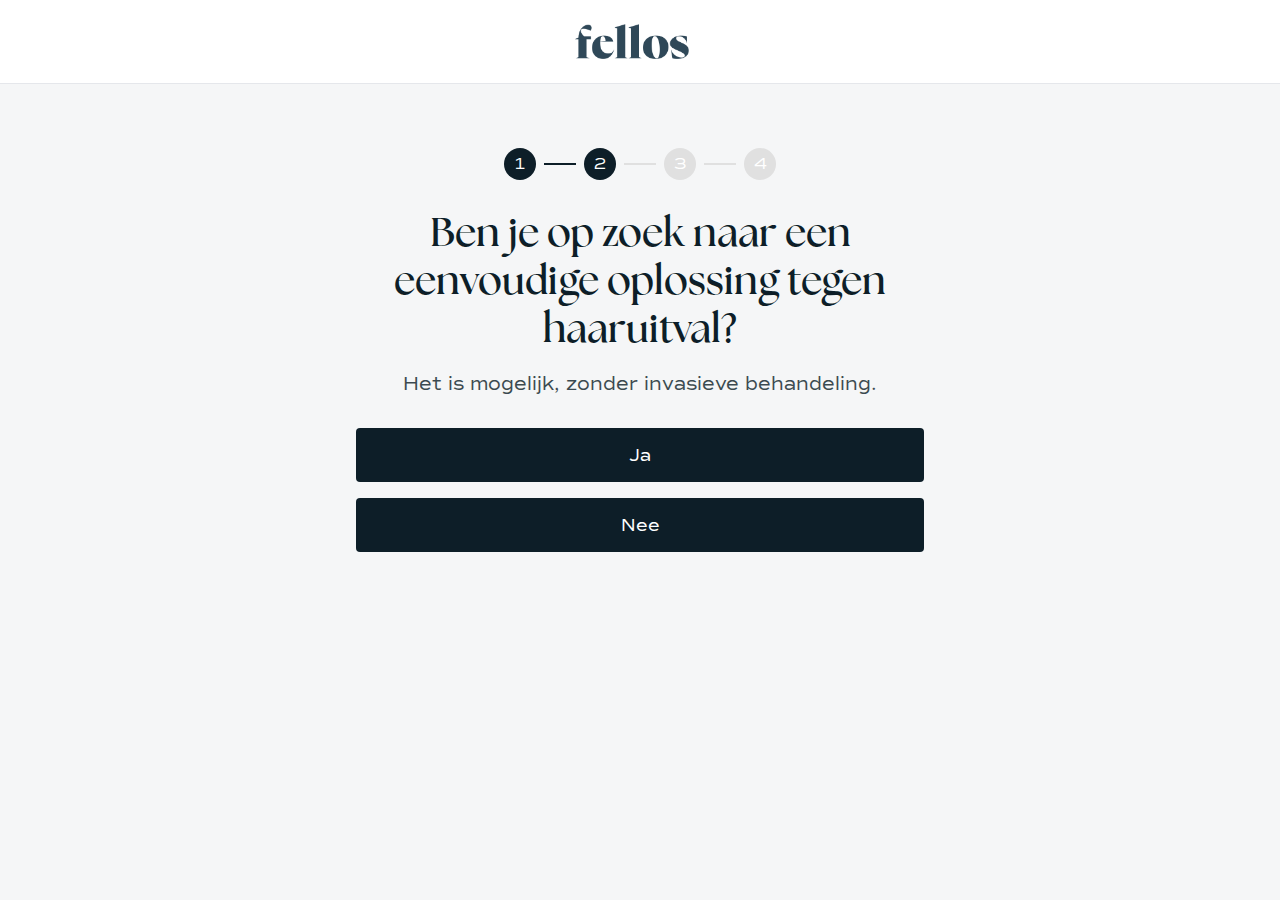
<file: quiz/hl/q2.html>
<!DOCTYPE html>
<html lang="nl">
  <head>
    <meta charset="UTF-8" />
    <meta name="viewport" content="width=device-width, initial-scale=1.0" />
    <title>Fellos - Online zorg voor mannen</title>
    <link rel="icon" type="image/x-icon" href="../../assets/favicon.ico" />
    <link rel="stylesheet" href="styles.css" />
    <script
      id="Cookiebot"
      src="https://consent.cookiebot.com/uc.js"
      data-cbid="e0c3cd2a-23ed-4223-88dd-123957136708"
      type="text/javascript"
    ></script>
    <!-- Meta Pixel Code -->
    <script type="text/plain" data-cookieconsent="marketing">
      !(function (f, b, e, v, n, t, s) {
        if (f.fbq) return;
        n = f.fbq = function () {
          n.callMethod
            ? n.callMethod.apply(n, arguments)
            : n.queue.push(arguments);
        };
        if (!f._fbq) f._fbq = n;
        n.push = n;
        n.loaded = !0;
        n.version = "2.0";
        n.queue = [];
        t = b.createElement(e);
        t.async = !0;
        t.src = v;
        s = b.getElementsByTagName(e)[0];
        s.parentNode.insertBefore(t, s);
      })(
        window,
        document,
        "script",
        "https://connect.facebook.net/en_US/fbevents.js"
      );
      fbq("init", "1752688595497707");
      fbq("track", "PageView");
    </script>
    <noscript
      ><img
        height="1"
        width="1"
        style="display: none"
        src="https://www.facebook.com/tr?id=1752688595497707&ev=PageView&noscript=1"
    /></noscript>
    <!-- End Meta Pixel Code -->
    <!-- TikTok Pixel Code Start -->
    <script type="text/plain" data-cookieconsent="marketing">
      !function (w, d, t) {
        w.TiktokAnalyticsObject=t;var ttq=w[t]=w[t]||[];ttq.methods=["page","track","identify","instances","debug","on","off","once","ready","alias","group","enableCookie","disableCookie","holdConsent","revokeConsent","grantConsent"],ttq.setAndDefer=function(t,e){t[e]=function(){t.push([e].concat(Array.prototype.slice.call(arguments,0)))}};for(var i=0;i<ttq.methods.length;i++)ttq.setAndDefer(ttq,ttq.methods[i]);ttq.instance=function(t){for(
      var e=ttq._i[t]||[],n=0;n<ttq.methods.length;n++)ttq.setAndDefer(e,ttq.methods[n]);return e},ttq.load=function(e,n){var r="https://analytics.tiktok.com/i18n/pixel/events.js",o=n&&n.partner;ttq._i=ttq._i||{},ttq._i[e]=[],ttq._i[e]._u=r,ttq._t=ttq._t||{},ttq._t[e]=+new Date,ttq._o=ttq._o||{},ttq._o[e]=n||{};n=document.createElement("script")
      ;n.type="text/javascript",n.async=!0,n.src=r+"?sdkid="+e+"&lib="+t;e=document.getElementsByTagName("script")[0];e.parentNode.insertBefore(n,e)};


        ttq.load('CTG37NRC77U8NOT6LAC0');
        ttq.page();
      }(window, document, 'ttq');
    </script>
    <!-- TikTok Pixel Code End -->
  </head>
  <body>
    <header class="header">
      <div class="logo">
        <img
          src="../../assets/fellos-logo.png"
          alt="Fellos logo"
          width="40"
          height="40"
        />
      </div>
    </header>

    <main class="container">
      <div class="progress">
        <div class="progress-step completed">1</div>
        <div class="progress-line completed"></div>
        <div class="progress-step active">2</div>
        <div class="progress-line"></div>
        <div class="progress-step">3</div>
        <div class="progress-line"></div>
        <div class="progress-step">4</div>
      </div>

      <h1>Ben je op zoek naar een eenvoudige oplossing tegen haaruitval?</h1>
      <p class="subtitle">Het is mogelijk, zonder invasieve behandeling.</p>

      <div class="button-group">
        <a href="q3.html" class="button">Ja</a>
        <a href="q3.html" class="button">Nee</a>
      </div>
    </main>
    </main>
  </body>
</html>
</file>
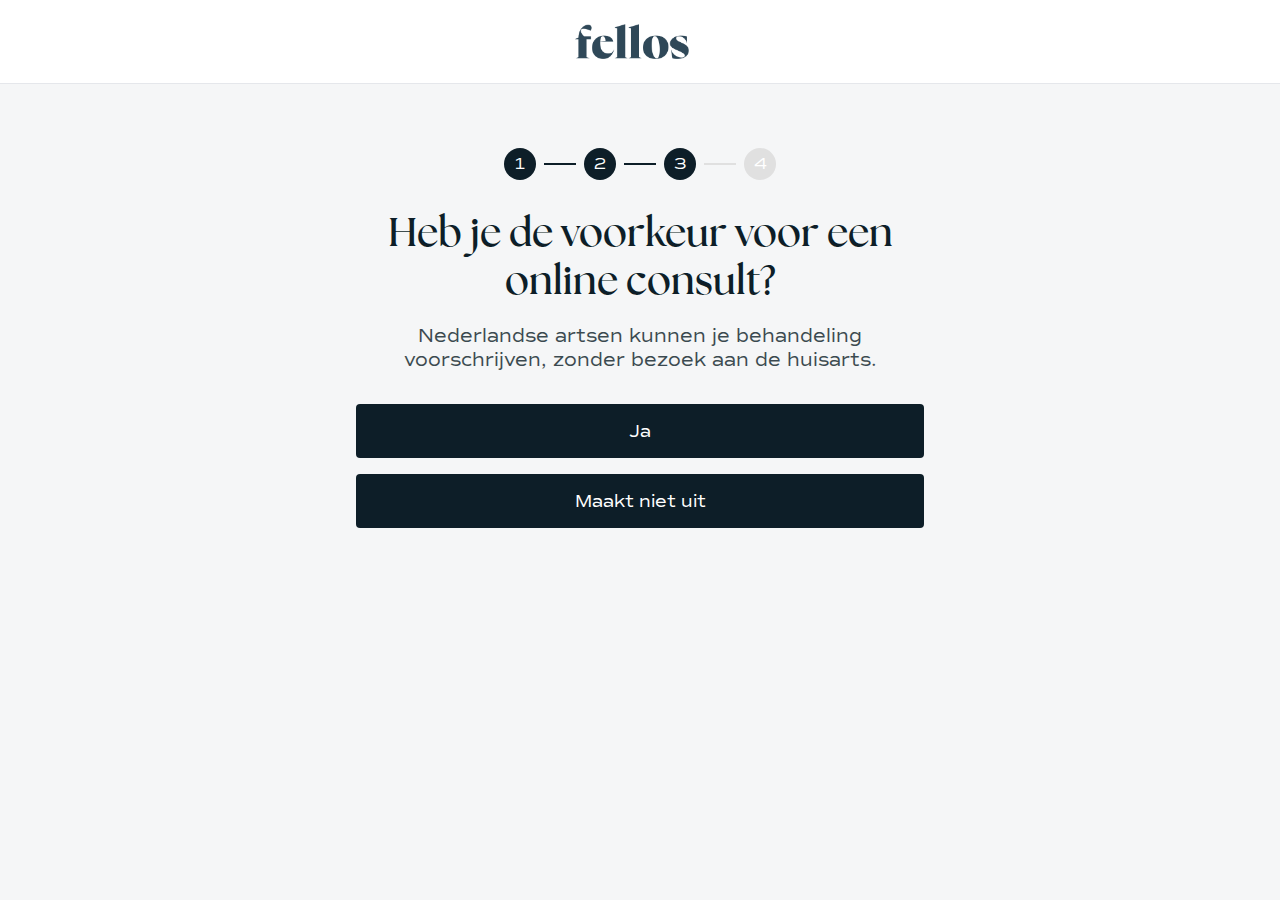
<file: quiz/hl/q3.html>
<!DOCTYPE html>
<html lang="nl">
  <head>
    <meta charset="UTF-8" />
    <meta name="viewport" content="width=device-width, initial-scale=1.0" />
    <title>Fellos - Online zorg voor mannen</title>
    <link rel="icon" type="image/x-icon" href="../../assets/favicon.ico" />
    <link rel="stylesheet" href="styles.css" />
    <script
      id="Cookiebot"
      src="https://consent.cookiebot.com/uc.js"
      data-cbid="e0c3cd2a-23ed-4223-88dd-123957136708"
      type="text/javascript"
    ></script>
    <!-- Meta Pixel Code -->
    <script type="text/plain" data-cookieconsent="marketing">
      !(function (f, b, e, v, n, t, s) {
        if (f.fbq) return;
        n = f.fbq = function () {
          n.callMethod
            ? n.callMethod.apply(n, arguments)
            : n.queue.push(arguments);
        };
        if (!f._fbq) f._fbq = n;
        n.push = n;
        n.loaded = !0;
        n.version = "2.0";
        n.queue = [];
        t = b.createElement(e);
        t.async = !0;
        t.src = v;
        s = b.getElementsByTagName(e)[0];
        s.parentNode.insertBefore(t, s);
      })(
        window,
        document,
        "script",
        "https://connect.facebook.net/en_US/fbevents.js"
      );
      fbq("init", "1752688595497707");
      fbq("track", "PageView");
    </script>
    <noscript
      ><img
        height="1"
        width="1"
        style="display: none"
        src="https://www.facebook.com/tr?id=1752688595497707&ev=PageView&noscript=1"
    /></noscript>
    <!-- End Meta Pixel Code -->
    <!-- TikTok Pixel Code Start -->
    <script type="text/plain" data-cookieconsent="marketing">
      !function (w, d, t) {
        w.TiktokAnalyticsObject=t;var ttq=w[t]=w[t]||[];ttq.methods=["page","track","identify","instances","debug","on","off","once","ready","alias","group","enableCookie","disableCookie","holdConsent","revokeConsent","grantConsent"],ttq.setAndDefer=function(t,e){t[e]=function(){t.push([e].concat(Array.prototype.slice.call(arguments,0)))}};for(var i=0;i<ttq.methods.length;i++)ttq.setAndDefer(ttq,ttq.methods[i]);ttq.instance=function(t){for(
      var e=ttq._i[t]||[],n=0;n<ttq.methods.length;n++)ttq.setAndDefer(e,ttq.methods[n]);return e},ttq.load=function(e,n){var r="https://analytics.tiktok.com/i18n/pixel/events.js",o=n&&n.partner;ttq._i=ttq._i||{},ttq._i[e]=[],ttq._i[e]._u=r,ttq._t=ttq._t||{},ttq._t[e]=+new Date,ttq._o=ttq._o||{},ttq._o[e]=n||{};n=document.createElement("script")
      ;n.type="text/javascript",n.async=!0,n.src=r+"?sdkid="+e+"&lib="+t;e=document.getElementsByTagName("script")[0];e.parentNode.insertBefore(n,e)};


        ttq.load('CTG37NRC77U8NOT6LAC0');
        ttq.page();
      }(window, document, 'ttq');
    </script>
    <!-- TikTok Pixel Code End -->
  </head>
  <body>
    <header class="header">
      <div class="logo">
        <img
          src="../../assets/fellos-logo.png"
          alt="Fellos logo"
          width="40"
          height="40"
        />
      </div>
    </header>

    <main class="container">
      <div class="progress">
        <div class="progress-step completed">1</div>
        <div class="progress-line completed"></div>
        <div class="progress-step completed">2</div>
        <div class="progress-line completed"></div>
        <div class="progress-step active">3</div>
        <div class="progress-line"></div>
        <div class="progress-step">4</div>
      </div>

      <h1>Heb je de voorkeur voor een online consult?</h1>
      <p class="subtitle">
        Nederlandse artsen kunnen je behandeling voorschrijven, zonder bezoek
        aan de huisarts.
      </p>

      <div class="button-group">
        <a href="q4.html" class="button">Ja</a>
        <a href="q4.html" class="button">Maakt niet uit</a>
      </div>
    </main>
  </body>
</html>
</file>
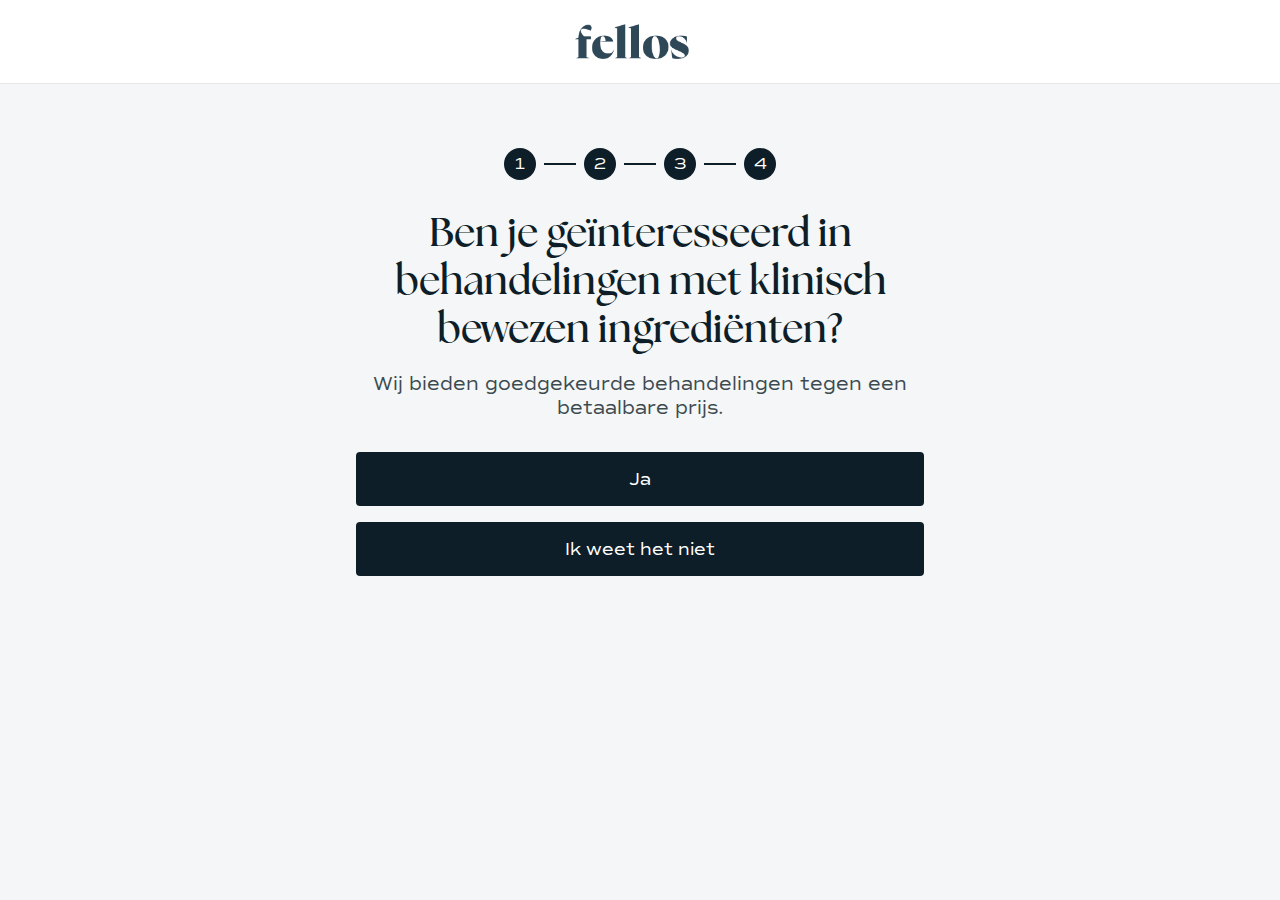
<file: quiz/hl/q4.html>
<!DOCTYPE html>
<html lang="nl">
  <head>
    <meta charset="UTF-8" />
    <meta name="viewport" content="width=device-width, initial-scale=1.0" />
    <title>Fellos - Online zorg voor mannen</title>
    <link rel="icon" type="image/x-icon" href="../../assets/favicon.ico" />
    <link rel="stylesheet" href="styles.css" />
    <script
      id="Cookiebot"
      src="https://consent.cookiebot.com/uc.js"
      data-cbid="e0c3cd2a-23ed-4223-88dd-123957136708"
      type="text/javascript"
    ></script>
    <!-- Meta Pixel Code -->
    <script type="text/plain" data-cookieconsent="marketing">
      !(function (f, b, e, v, n, t, s) {
        if (f.fbq) return;
        n = f.fbq = function () {
          n.callMethod
            ? n.callMethod.apply(n, arguments)
            : n.queue.push(arguments);
        };
        if (!f._fbq) f._fbq = n;
        n.push = n;
        n.loaded = !0;
        n.version = "2.0";
        n.queue = [];
        t = b.createElement(e);
        t.async = !0;
        t.src = v;
        s = b.getElementsByTagName(e)[0];
        s.parentNode.insertBefore(t, s);
      })(
        window,
        document,
        "script",
        "https://connect.facebook.net/en_US/fbevents.js"
      );
      fbq("init", "1752688595497707");
      fbq("track", "PageView");
    </script>
    <noscript
      ><img
        height="1"
        width="1"
        style="display: none"
        src="https://www.facebook.com/tr?id=1752688595497707&ev=PageView&noscript=1"
    /></noscript>
    <!-- End Meta Pixel Code -->
    <!-- TikTok Pixel Code Start -->
    <script type="text/plain" data-cookieconsent="marketing">
      !function (w, d, t) {
        w.TiktokAnalyticsObject=t;var ttq=w[t]=w[t]||[];ttq.methods=["page","track","identify","instances","debug","on","off","once","ready","alias","group","enableCookie","disableCookie","holdConsent","revokeConsent","grantConsent"],ttq.setAndDefer=function(t,e){t[e]=function(){t.push([e].concat(Array.prototype.slice.call(arguments,0)))}};for(var i=0;i<ttq.methods.length;i++)ttq.setAndDefer(ttq,ttq.methods[i]);ttq.instance=function(t){for(
      var e=ttq._i[t]||[],n=0;n<ttq.methods.length;n++)ttq.setAndDefer(e,ttq.methods[n]);return e},ttq.load=function(e,n){var r="https://analytics.tiktok.com/i18n/pixel/events.js",o=n&&n.partner;ttq._i=ttq._i||{},ttq._i[e]=[],ttq._i[e]._u=r,ttq._t=ttq._t||{},ttq._t[e]=+new Date,ttq._o=ttq._o||{},ttq._o[e]=n||{};n=document.createElement("script")
      ;n.type="text/javascript",n.async=!0,n.src=r+"?sdkid="+e+"&lib="+t;e=document.getElementsByTagName("script")[0];e.parentNode.insertBefore(n,e)};


        ttq.load('CTG37NRC77U8NOT6LAC0');
        ttq.page();
      }(window, document, 'ttq');
    </script>
    <!-- TikTok Pixel Code End -->
  </head>
  <body>
    <header class="header">
      <div class="logo">
        <img
          src="../../assets/fellos-logo.png"
          alt="Fellos logo"
          width="40"
          height="40"
        />
      </div>
    </header>

    <main class="container">
      <div class="progress">
        <div class="progress-step completed">1</div>
        <div class="progress-line completed"></div>
        <div class="progress-step completed">2</div>
        <div class="progress-line completed"></div>
        <div class="progress-step completed">3</div>
        <div class="progress-line completed"></div>
        <div class="progress-step active">4</div>
      </div>

      <h1>
        Ben je geïnteresseerd in behandelingen met klinisch bewezen
        ingrediënten?
      </h1>
      <p class="subtitle">
        Wij bieden goedgekeurde behandelingen tegen een betaalbare prijs.
      </p>

      <div class="button-group">
        <a href="results.html" class="button">Ja</a>
        <a href="results.html" class="button">Ik weet het niet</a>
      </div>
    </main>
  </body>
</html>
</file>
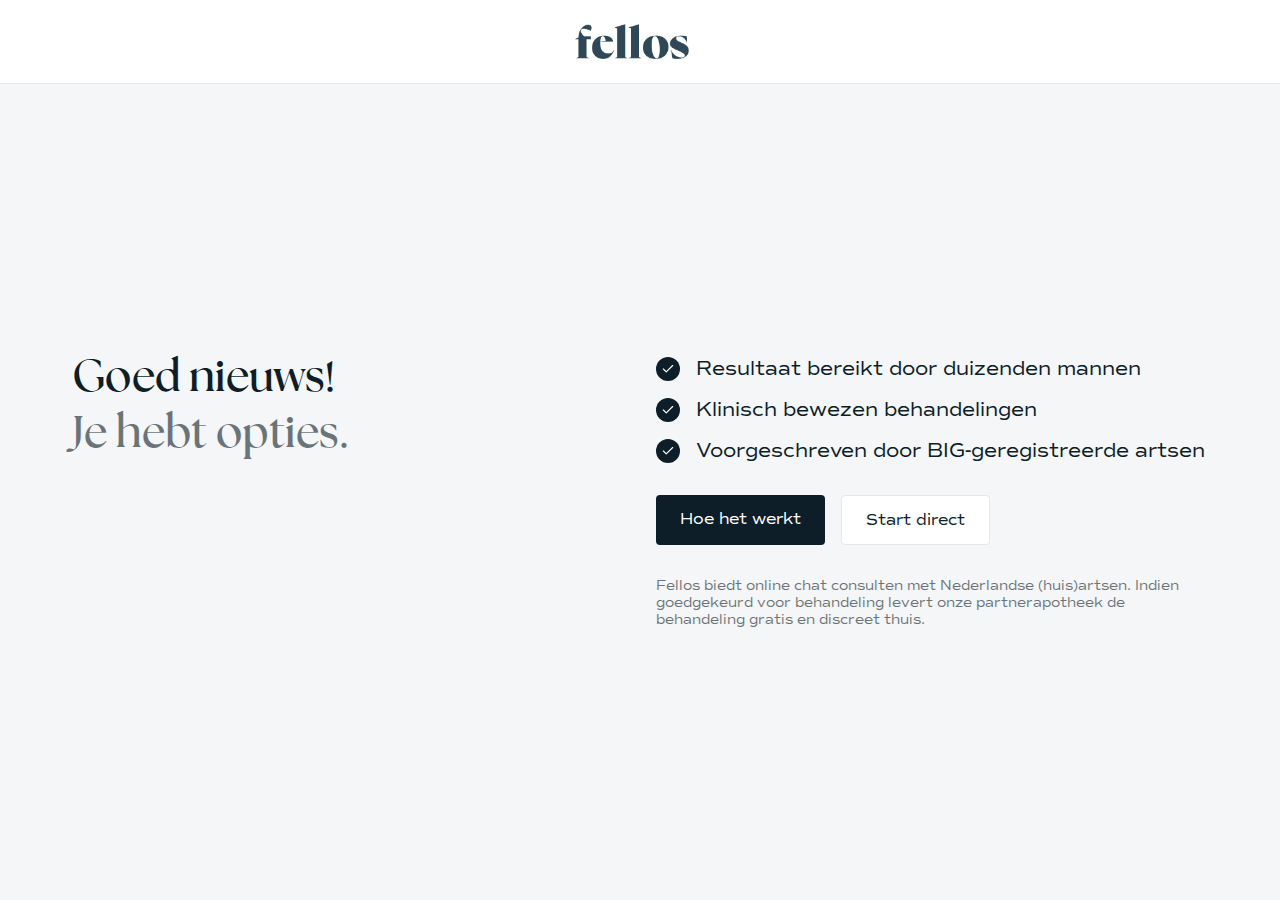
<file: quiz/hl/results.html>
<!DOCTYPE html>
<html lang="nl">
  <head>
    <meta charset="UTF-8" />
    <meta name="viewport" content="width=device-width, initial-scale=1.0" />
    <title>Fellos - Online zorg voor mannen</title>
    <link rel="icon" type="image/x-icon" href="../../assets/favicon.ico" />
    <link rel="stylesheet" href="styles.css" />
    <script
      id="Cookiebot"
      src="https://consent.cookiebot.com/uc.js"
      data-cbid="e0c3cd2a-23ed-4223-88dd-123957136708"
      type="text/javascript"
    ></script>
    <!-- Meta Pixel Code -->
    <script type="text/plain" data-cookieconsent="marketing">
      !(function (f, b, e, v, n, t, s) {
        if (f.fbq) return;
        n = f.fbq = function () {
          n.callMethod
            ? n.callMethod.apply(n, arguments)
            : n.queue.push(arguments);
        };
        if (!f._fbq) f._fbq = n;
        n.push = n;
        n.loaded = !0;
        n.version = "2.0";
        n.queue = [];
        t = b.createElement(e);
        t.async = !0;
        t.src = v;
        s = b.getElementsByTagName(e)[0];
        s.parentNode.insertBefore(t, s);
      })(
        window,
        document,
        "script",
        "https://connect.facebook.net/en_US/fbevents.js"
      );
      fbq("init", "1752688595497707");
      fbq("track", "PageView");
    </script>
    <noscript
      ><img
        height="1"
        width="1"
        style="display: none"
        src="https://www.facebook.com/tr?id=1752688595497707&ev=PageView&noscript=1"
    /></noscript>
    <!-- End Meta Pixel Code -->
    <!-- TikTok Pixel Code Start -->
    <script type="text/plain" data-cookieconsent="marketing">
      !function (w, d, t) {
        w.TiktokAnalyticsObject=t;var ttq=w[t]=w[t]||[];ttq.methods=["page","track","identify","instances","debug","on","off","once","ready","alias","group","enableCookie","disableCookie","holdConsent","revokeConsent","grantConsent"],ttq.setAndDefer=function(t,e){t[e]=function(){t.push([e].concat(Array.prototype.slice.call(arguments,0)))}};for(var i=0;i<ttq.methods.length;i++)ttq.setAndDefer(ttq,ttq.methods[i]);ttq.instance=function(t){for(
      var e=ttq._i[t]||[],n=0;n<ttq.methods.length;n++)ttq.setAndDefer(e,ttq.methods[n]);return e},ttq.load=function(e,n){var r="https://analytics.tiktok.com/i18n/pixel/events.js",o=n&&n.partner;ttq._i=ttq._i||{},ttq._i[e]=[],ttq._i[e]._u=r,ttq._t=ttq._t||{},ttq._t[e]=+new Date,ttq._o=ttq._o||{},ttq._o[e]=n||{};n=document.createElement("script")
      ;n.type="text/javascript",n.async=!0,n.src=r+"?sdkid="+e+"&lib="+t;e=document.getElementsByTagName("script")[0];e.parentNode.insertBefore(n,e)};


        ttq.load('CTG37NRC77U8NOT6LAC0');
        ttq.page();
      }(window, document, 'ttq');
    </script>
    <!-- TikTok Pixel Code End -->
  </head>
  <body>
    <header class="header">
      <div class="logo">
        <img
          src="../../assets/fellos-logo.png"
          alt="Fellos logo"
          width="40"
          height="40"
        />
      </div>
    </header>

    <main class="container results-container">
      <div class="results-grid">
        <div class="heading-group">
          <h1 class="heading-primary">Goed nieuws!</h1>
          <h2 class="heading-secondary">Je hebt opties.</h2>
        </div>

        <div class="content-right">
          <div class="benefits-list">
            <div class="benefit-item">
              <span class="checkmark">
                <svg
                  viewBox="0 0 24 24"
                  fill="none"
                  stroke="currentColor"
                  stroke-width="2"
                >
                  <path
                    d="M20 6L9 17l-5-5"
                    stroke-linecap="round"
                    stroke-linejoin="round"
                  />
                </svg>
              </span>
              <span>Resultaat bereikt door duizenden mannen</span>
            </div>
            <div class="benefit-item">
              <span class="checkmark">
                <svg
                  viewBox="0 0 24 24"
                  fill="none"
                  stroke="currentColor"
                  stroke-width="2"
                >
                  <path
                    d="M20 6L9 17l-5-5"
                    stroke-linecap="round"
                    stroke-linejoin="round"
                  />
                </svg>
              </span>
              <span>Klinisch bewezen behandelingen</span>
            </div>
            <div class="benefit-item">
              <span class="checkmark">
                <svg
                  viewBox="0 0 24 24"
                  fill="none"
                  stroke="currentColor"
                  stroke-width="2"
                >
                  <path
                    d="M20 6L9 17l-5-5"
                    stroke-linecap="round"
                    stroke-linejoin="round"
                  />
                </svg>
              </span>
              <span>Voorgeschreven door BIG-geregistreerde artsen</span>
            </div>
          </div>

          <div class="cta-group">
            <a
              href="https://www.fellos.nl/lp/hoe-het-werkt-haaruitval?utm_source=fellos-eu&utm_medium=social&utm_campaign=quiz_hl"
              class="cta-button primary"
              data-button-type="how_it_works"
              >Hoe het werkt</a
            >
            <a
              href="https://www.fellos.nl/auth/signup?q=haaruitval&qid=3&utm_source=fellos-eu&utm_medium=social&utm_campaign=quiz_hl"
              class="cta-button secondary"
              data-button-type="start_now"
              >Start direct</a
            >
          </div>
          <script>
            document.querySelectorAll(".cta-button").forEach((button) => {
              button.addEventListener("click", function (e) {
                // Prevent immediate redirect
                e.preventDefault();

                // Get the href value
                const destination = this.href;

                // Send tracking event to Meta
                fbq("trackCustom", "QuizCompleteRedirect", {
                  from_domain: window.location.hostname,
                  to_domain: "fellos.nl",
                  button_type: this.dataset.buttonType,
                });

                // Send tracking event to Tiktok
                ttq.track("QuizCompleteRedirect", {
                  contents: [
                    {
                      content_name: this.dataset.buttonType,
                      description: `From ${window.location.hostname} to fellos.nl`,
                    },
                  ],
                });

                // Send button click event to Tiktok
                ttq.track("ClickButton", {
                  contents: [
                    {
                      content_name: this.dataset.buttonType,
                      description: `From ${window.location.hostname} to fellos.nl`,
                    },
                  ],
                });

                // Small delay then redirect
                setTimeout(function () {
                  window.location.href = destination;
                }, 300);
              });
            });
          </script>

          <p class="disclaimer">
            Fellos biedt online chat consulten met Nederlandse (huis)artsen.
            Indien goedgekeurd voor behandeling levert onze partnerapotheek de
            behandeling gratis en discreet thuis.
          </p>
        </div>
      </div>
    </main>
  </body>
</html>
</file>
<file: quiz/ed/styles.css>
@font-face {
    font-family: 'Heading';
    src: url('../../assets/fonts/heading-font.ttf') format('truetype');
    font-weight: bold;
    font-style: normal;
    font-display: swap;
}

@font-face {
    font-family: 'Body';
    src: url('../../assets/fonts/body-font.ttf') format('truetype');
    font-weight: normal;
    font-style: normal;
    font-display: swap;
}

* {
    margin: 0;
    padding: 0;
    box-sizing: border-box;
    font-family: 'Body', system-ui, -apple-system, BlinkMacSystemFont, 'Segoe UI', Roboto, sans-serif;
}

body {
    background-color: #f5f6f7;
    color: #0d1e28;
    display: flex;
    flex-direction: column;
    min-height: 100vh;
}

.header {
    background-color: #ffffff;
    padding: 1.5rem 2rem;
    border-bottom: 1px solid #e5e7eb;
    display: flex;
    align-items: center;
    justify-content: center;
    position: sticky;
    top: 0;
}

.logo {
    display: flex;
    align-items: center;
}

.logo img {
    height: 35px;
    width: auto;
    margin-right: 1rem;
}

.container {
    max-width: 600px;
    margin: 2rem auto;
    padding: 0 1rem;
    text-align: center;
    flex-grow: 1;
    display: flex;
    flex-direction: column;
    justify-content: flex-start;
}

.progress {
    display: flex;
    justify-content: center;
    align-items: center;
    gap: 0.5rem;
    margin: 2rem 0;
}

.progress-step {
    width: 2rem;
    height: 2rem;
    border-radius: 50%;
    display: flex;
    align-items: center;
    justify-content: center;
    color: white;
    font-weight: 500;
    background-color: #e0e0e0;
}

.progress-step.active {
    background-color: #0d1e28;
}

.progress-step.completed {
    background-color: #0d1e28;
}

.progress-line {
    width: 2rem;
    height: 2px;
    background-color: #e0e0e0;
}

.progress-line.completed {
    background-color: #0d1e28;
}

h1 {
    color: #0d1e28;
    font-size: 2.5rem;
    margin-bottom: 1rem;
    line-height: 1.2;
    font-family: 'Heading', 'Times New Roman', serif;
}

.subtitle {
    color: #0d1e28;
    font-size: 1.2rem;
    margin-bottom: 0rem;
    opacity: 0.8;
}

.button-group {
    display: flex;
    flex-direction: column;
    gap: 1rem;
    margin-top: 2rem;
}

.button {
    background-color: #0d1e28;
    color: white;
    padding: 1rem;
    border: none;
    border-radius: 0.25rem;
    font-size: 1.1rem;
    cursor: pointer;
    transition: background-color 0.2s;
    text-decoration: none;
    display: block;
}

.button:hover {
    opacity: 0.9;
}

/* Results page specific styles */
.results-container {
    max-width: 1200px;
    margin: 0 auto;
    padding: 4rem 2rem;
    text-align: left;
    justify-content: center;
}

.content-grid {
    display: grid;
    grid-template-columns: 1fr 1fr;
    column-gap: 2rem;
    row-gap: 0rem;
    align-items: center;
}

.results-grid {
    display: grid;
    grid-template-columns: 1fr 1fr;
    column-gap: 2rem;
    row-gap: 0rem;
    align-items: start;
}

.heading-group {
    margin-bottom: 2rem;
}

.heading-primary {
    font-size: 2.75rem;
    font-weight: 700;
    color: #0d1e28;
    margin-bottom: 0.5rem;
    line-height: 1.1;
    font-family: 'Heading', 'Times New Roman', serif;
}

.heading-secondary {
    font-size: 2.75rem;
    font-weight: 500;
    color: #0d1e28;
    opacity: 0.6;
    line-height: 1.1;
    font-family: 'Heading', 'Times New Roman', serif;
}

.benefits-list {
    margin-bottom: 2rem;
}

.benefit-item {
    display: flex;
    align-items: center;
    gap: 1rem;
    margin-bottom: 1rem;
    font-size: 1.25rem;
    color: #0d1e28;
}

.checkmark {
    width: 24px;
    height: 24px;
    background-color: #0d1e28;
    border-radius: 50%;
    display: flex;
    align-items: center;
    justify-content: center;
    flex-shrink: 0;
}

.checkmark svg {
    width: 14px;
    height: 14px;
    color: white;
}

.cta-group {
    display: flex;
    gap: 1rem;
    margin-bottom: 2rem;
}

.cta-button {
    padding: 0.875rem 1.5rem;
    border-radius: 0.25rem;
    font-size: 1rem;
    font-weight: 500;
    text-decoration: none;
    transition: all 0.2s;
    display: flex;
    gap: 0.75rem;
    justify-content: space-between;
}

.cta-button.primary {
    background-color: #0d1e28;
    color: white;
}

.cta-button.primary:hover {
    opacity: 0.9;
}

.cta-button.secondary {
    background-color: white;
    color: #0d1e28;
    border: 1px solid #e5e7eb;
}

.cta-button.secondary:hover {
    background-color: #f9fafb;
}

.disclaimer {
    font-size: 0.875rem;
    color: #0d1e28;
    opacity: 0.6;
    max-width: 600px;
}

.disclaimer a {
    color: #0d1e28;
    text-decoration: underline;
}

img {
    max-width: 100%;
    height: auto;
}

.hero img {
    border-radius: 5px;
}

@media (max-width: 768px) {
    .content-grid {
        grid-template-columns: 1fr;
        column-gap: 2rem;
        row-gap: 0rem;
    }

    .results-grid {
        grid-template-columns: 1fr;
        column-gap: 2rem;
        row-gap: 0rem;
    }

    .heading-primary,
    .heading-secondary {
        font-size: 2.5rem;
    }

    .cta-group {
        flex-direction: column;
    }

    .results-container {
        padding: 2rem 1rem;
    }
}
</file>
<file: quiz/hl/styles.css>
@font-face {
    font-family: 'Heading';
    src: url('../../assets/fonts/heading-font.ttf') format('truetype');
    font-weight: bold;
    font-style: normal;
    font-display: swap;
}

@font-face {
    font-family: 'Body';
    src: url('../../assets/fonts/body-font.ttf') format('truetype');
    font-weight: normal;
    font-style: normal;
    font-display: swap;
}

* {
    margin: 0;
    padding: 0;
    box-sizing: border-box;
    font-family: 'Body', system-ui, -apple-system, BlinkMacSystemFont, 'Segoe UI', Roboto, sans-serif;
}

body {
    background-color: #f5f6f7;
    color: #0d1e28;
    display: flex;
    flex-direction: column;
    min-height: 100vh;
}

.header {
    background-color: #ffffff;
    padding: 1.5rem 2rem;
    border-bottom: 1px solid #e5e7eb;
    display: flex;
    align-items: center;
    justify-content: center;
    position: sticky;
    top: 0;
}

.logo {
    display: flex;
    align-items: center;
}

.logo img {
    height: 35px;
    width: auto;
    margin-right: 1rem;
}

.container {
    max-width: 600px;
    margin: 2rem auto;
    padding: 0 1rem;
    text-align: center;
    flex-grow: 1;
    display: flex;
    flex-direction: column;
    justify-content: flex-start;
}

.progress {
    display: flex;
    justify-content: center;
    align-items: center;
    gap: 0.5rem;
    margin: 2rem 0;
}

.progress-step {
    width: 2rem;
    height: 2rem;
    border-radius: 50%;
    display: flex;
    align-items: center;
    justify-content: center;
    color: white;
    font-weight: 500;
    background-color: #e0e0e0;
}

.progress-step.active {
    background-color: #0d1e28;
}

.progress-step.completed {
    background-color: #0d1e28;
}

.progress-line {
    width: 2rem;
    height: 2px;
    background-color: #e0e0e0;
}

.progress-line.completed {
    background-color: #0d1e28;
}

h1 {
    color: #0d1e28;
    font-size: 2.5rem;
    margin-bottom: 1rem;
    line-height: 1.2;
    font-family: 'Heading', 'Times New Roman', serif;
}

.subtitle {
    color: #0d1e28;
    font-size: 1.2rem;
    margin-bottom: 0rem;
    opacity: 0.8;
}

.button-group {
    display: flex;
    flex-direction: column;
    gap: 1rem;
    margin-top: 2rem;
}

.button {
    background-color: #0d1e28;
    color: white;
    padding: 1rem;
    border: none;
    border-radius: 0.25rem;
    font-size: 1.1rem;
    cursor: pointer;
    transition: background-color 0.2s;
    text-decoration: none;
    display: block;
}

.button:hover {
    opacity: 0.9;
}

/* Results page specific styles */
.results-container {
    max-width: 1200px;
    margin: 0 auto;
    padding: 4rem 2rem;
    text-align: left;
    justify-content: center;
}

.content-grid {
    display: grid;
    grid-template-columns: 1fr 1fr;
    column-gap: 2rem;
    row-gap: 0rem;
    align-items: center;
}

.results-grid {
    display: grid;
    grid-template-columns: 1fr 1fr;
    column-gap: 2rem;
    row-gap: 0rem;
    align-items: start;
}

.heading-group {
    margin-bottom: 2rem;
}

.heading-primary {
    font-size: 2.75rem;
    font-weight: 700;
    color: #0d1e28;
    margin-bottom: 0.5rem;
    line-height: 1.1;
    font-family: 'Heading', 'Times New Roman', serif;
}

.heading-secondary {
    font-size: 2.75rem;
    font-weight: 500;
    color: #0d1e28;
    opacity: 0.6;
    line-height: 1.1;
    font-family: 'Heading', 'Times New Roman', serif;
}

.benefits-list {
    margin-bottom: 2rem;
}

.benefit-item {
    display: flex;
    align-items: center;
    gap: 1rem;
    margin-bottom: 1rem;
    font-size: 1.25rem;
    color: #0d1e28;
}

.checkmark {
    width: 24px;
    height: 24px;
    background-color: #0d1e28;
    border-radius: 50%;
    display: flex;
    align-items: center;
    justify-content: center;
    flex-shrink: 0;
}

.checkmark svg {
    width: 14px;
    height: 14px;
    color: white;
}

.cta-group {
    display: flex;
    gap: 1rem;
}

.cta-button {
    padding: 0.875rem 1.5rem;
    border-radius: 0.25rem;
    font-size: 1rem;
    font-weight: 500;
    text-decoration: none;
    transition: all 0.2s;
    display: flex;
    gap: 0.75rem;
    justify-content: space-between;
}

.cta-button.primary {
    background-color: #0d1e28;
    color: white;
}

.cta-button.primary:hover {
    opacity: 0.9;
}

.cta-button.secondary {
    background-color: white;
    color: #0d1e28;
    border: 1px solid #e5e7eb;
}

.cta-button.secondary:hover {
    background-color: #f9fafb;
}

.disclaimer {
    font-size: 0.875rem;
    color: #0d1e28;
    opacity: 0.6;
    max-width: 600px;
    margin-top: 2rem;
}

.disclaimer a {
    color: #0d1e28;
    text-decoration: underline;
}

img {
    max-width: 100%;
    height: auto;
}

.hero img {
    border-radius: 5px;
}

@media (max-width: 768px) {
    .content-grid {
        grid-template-columns: 1fr;
        column-gap: 2rem;
        row-gap: 0rem;
    }

    .results-grid {
        grid-template-columns: 1fr;
        column-gap: 2rem;
        row-gap: 0rem;
    }

    .heading-primary,
    .heading-secondary {
        font-size: 2.5rem;
    }

    .cta-group {
        flex-direction: column;
        margin-bottom: 2rem;
    }

    .results-container {
        padding: 2rem 1rem;
    }
}
</file>
